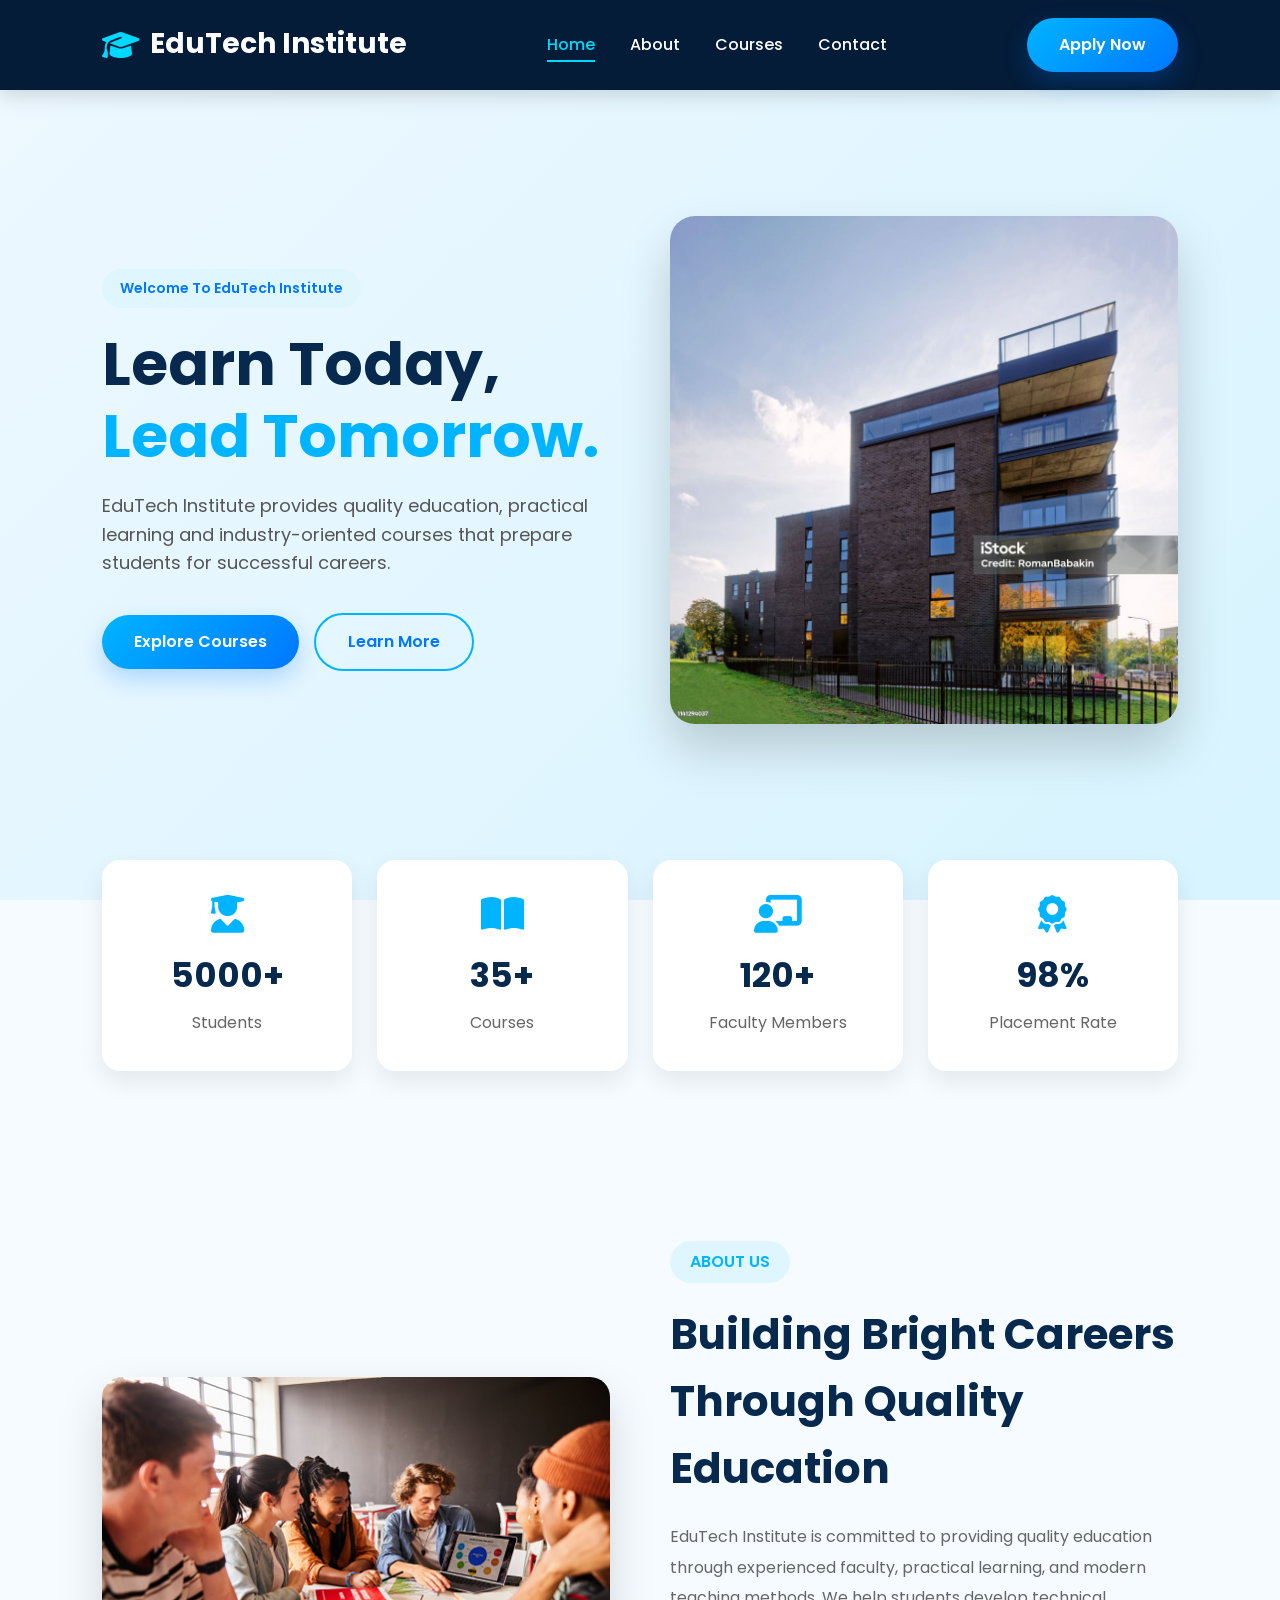
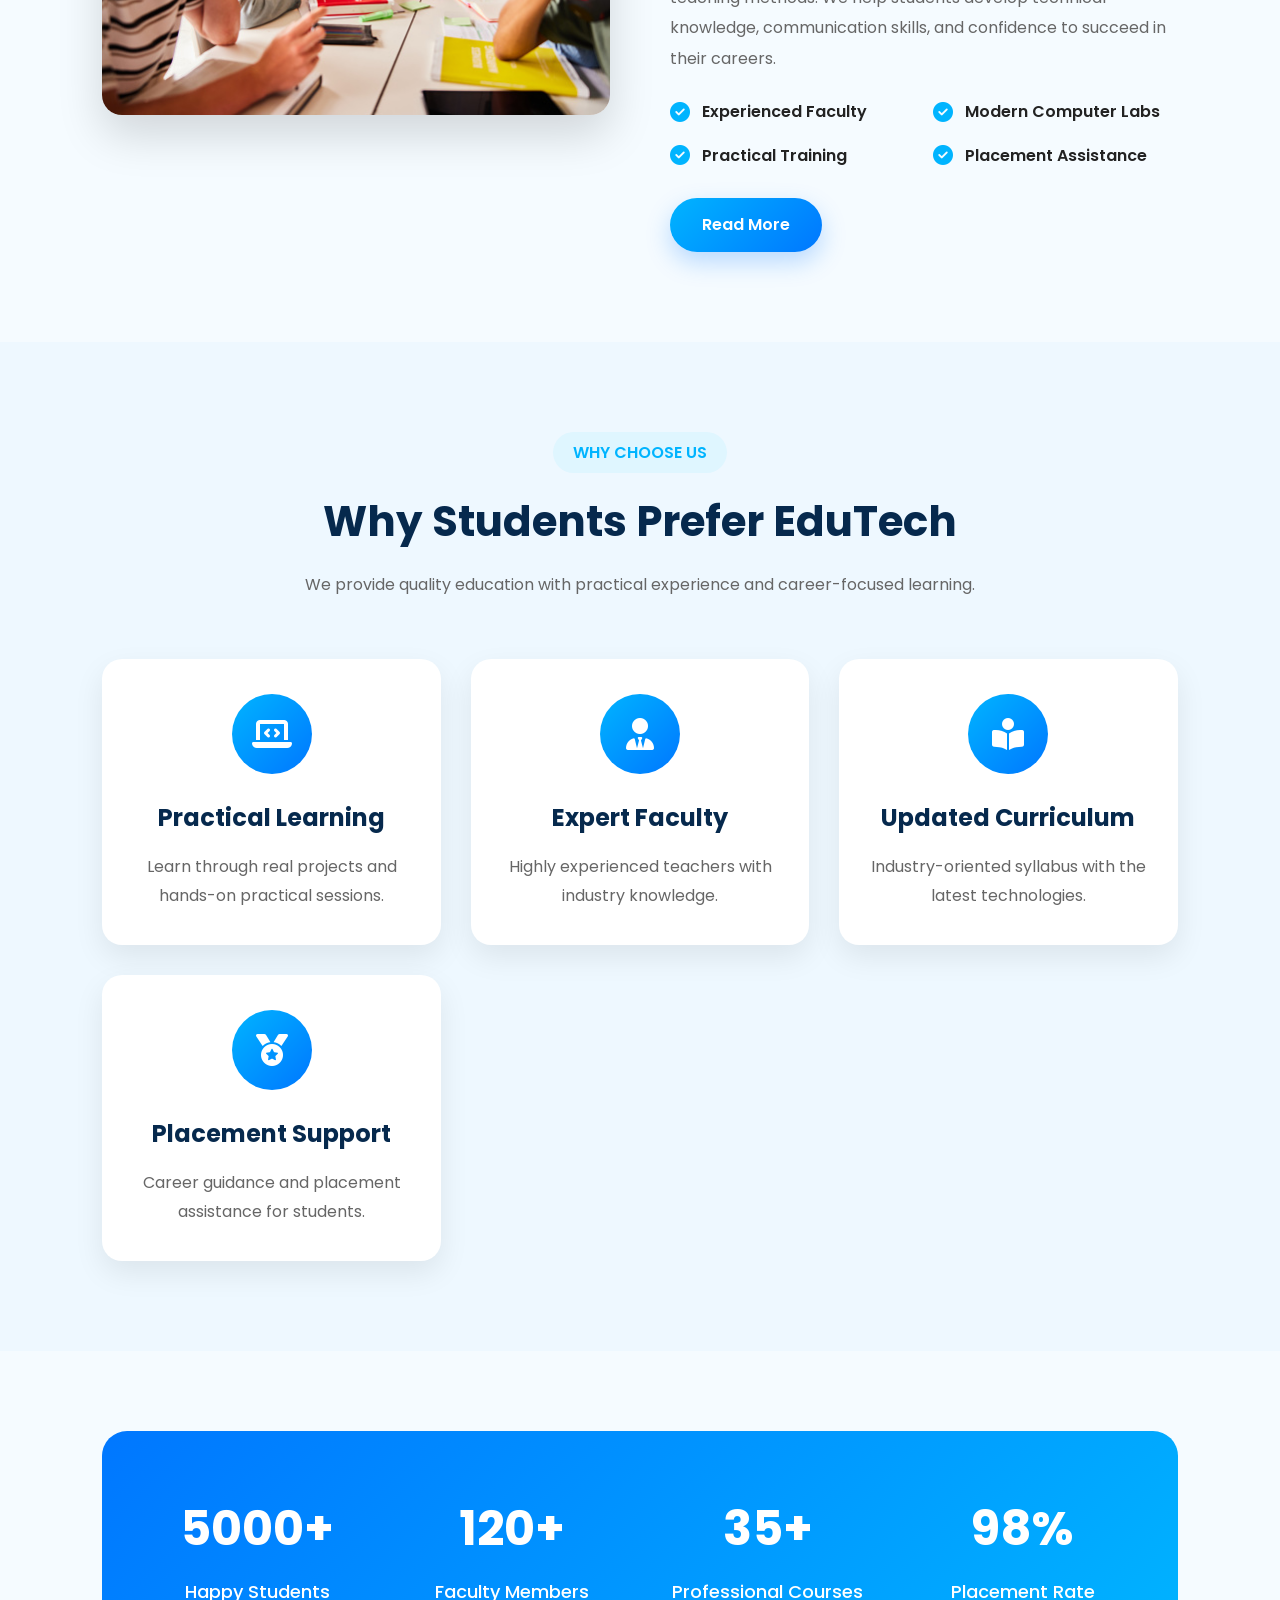
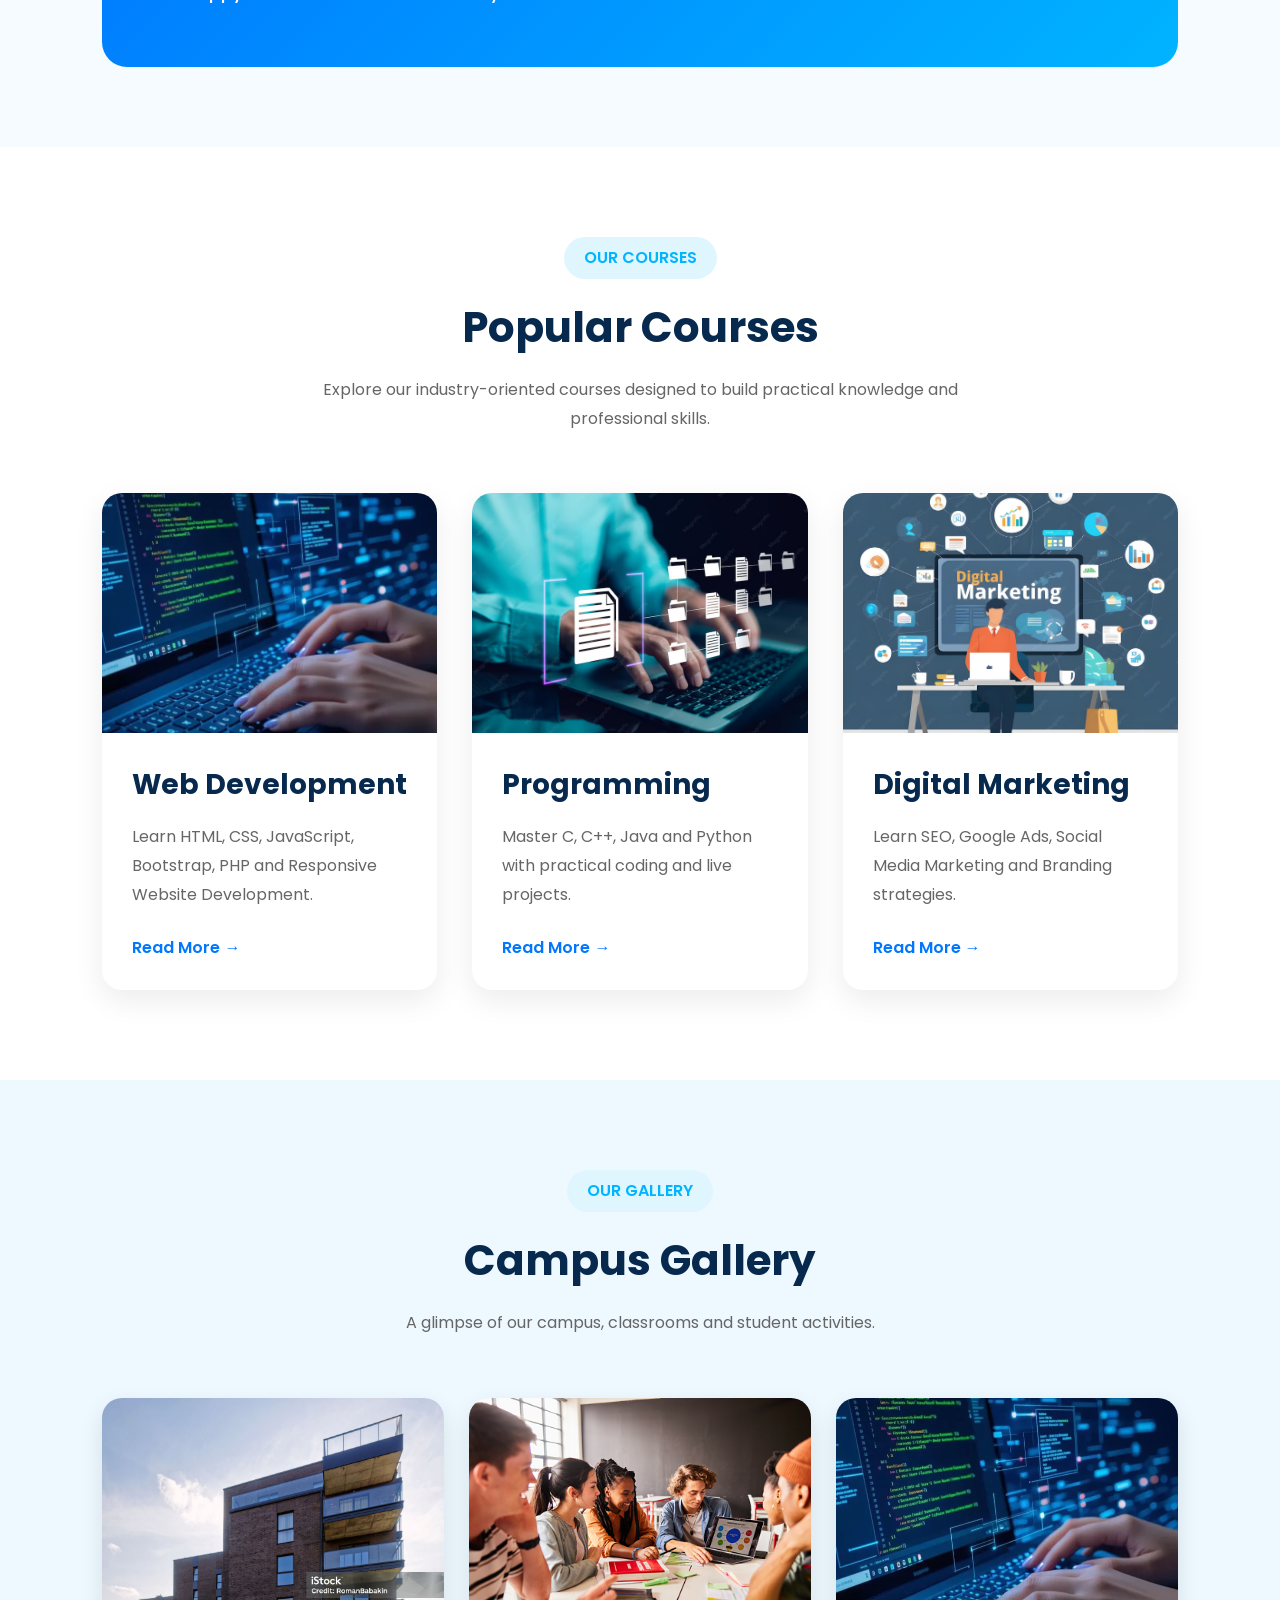
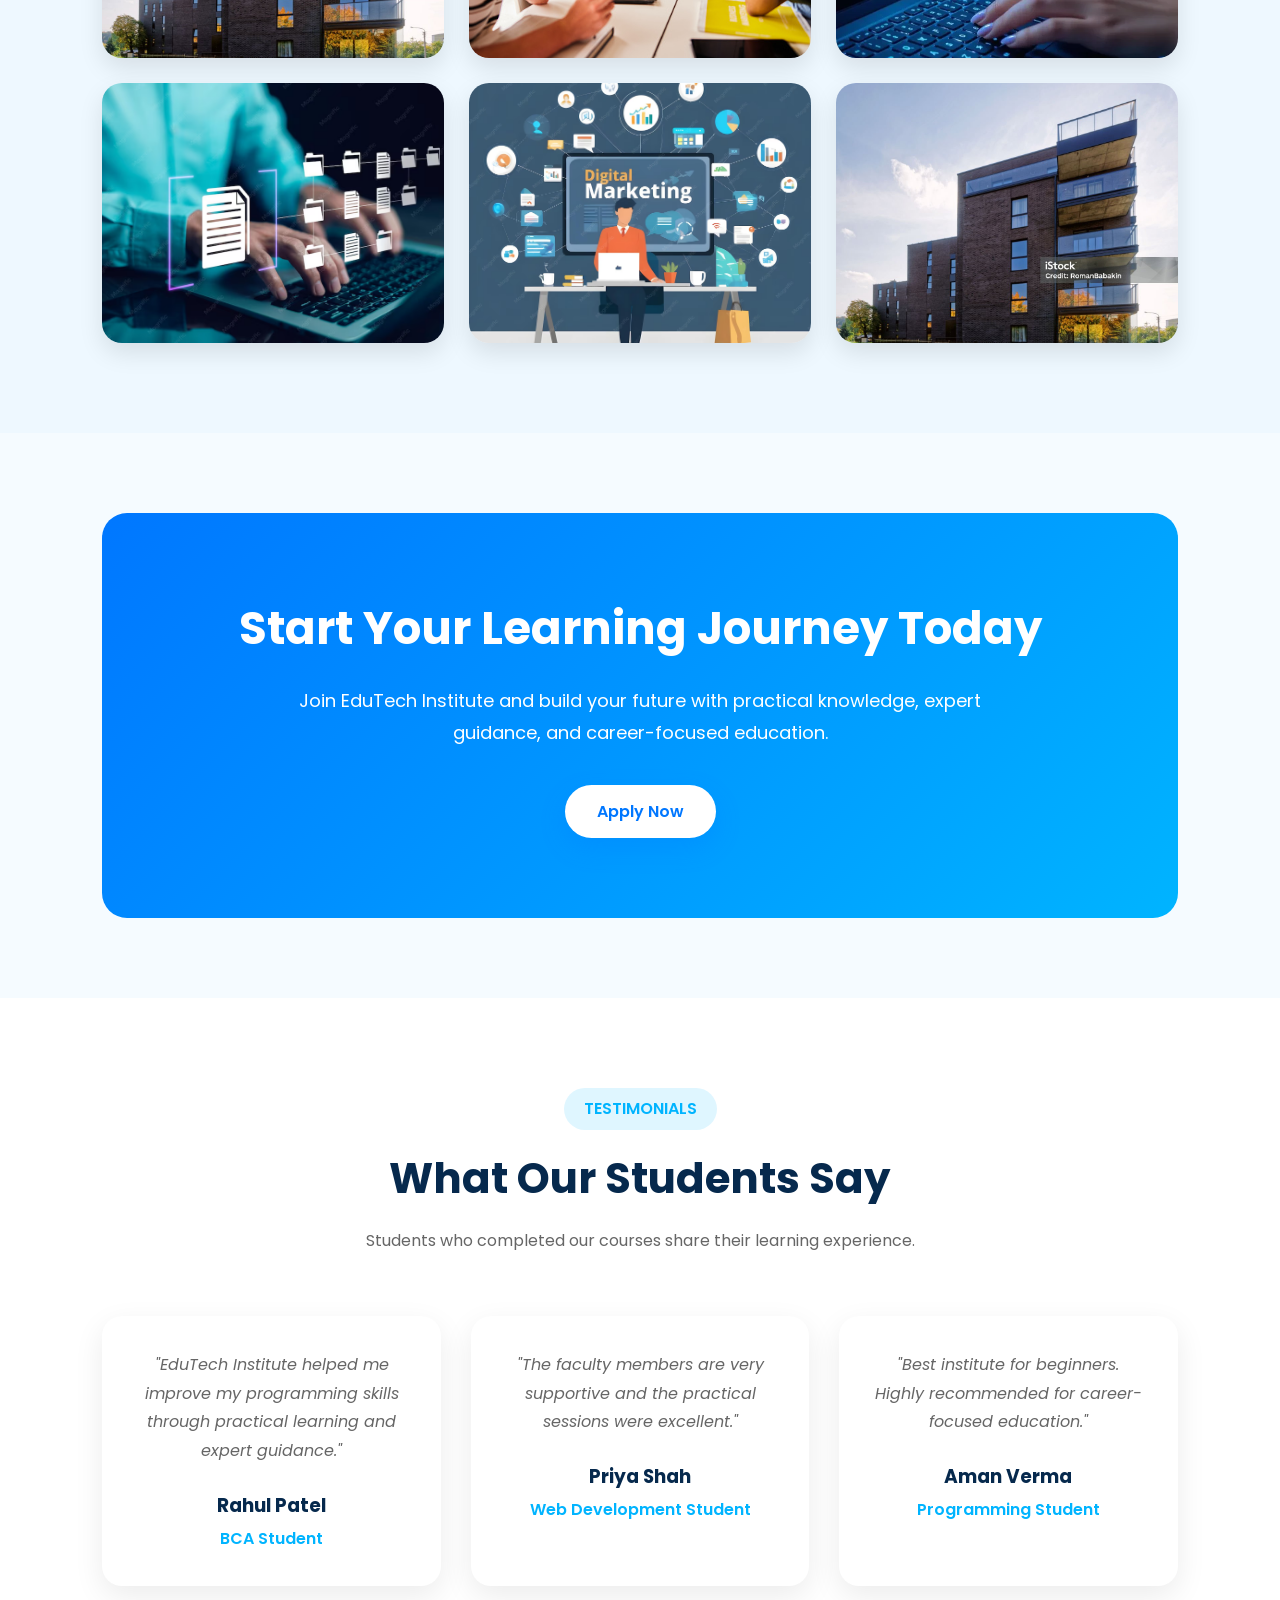
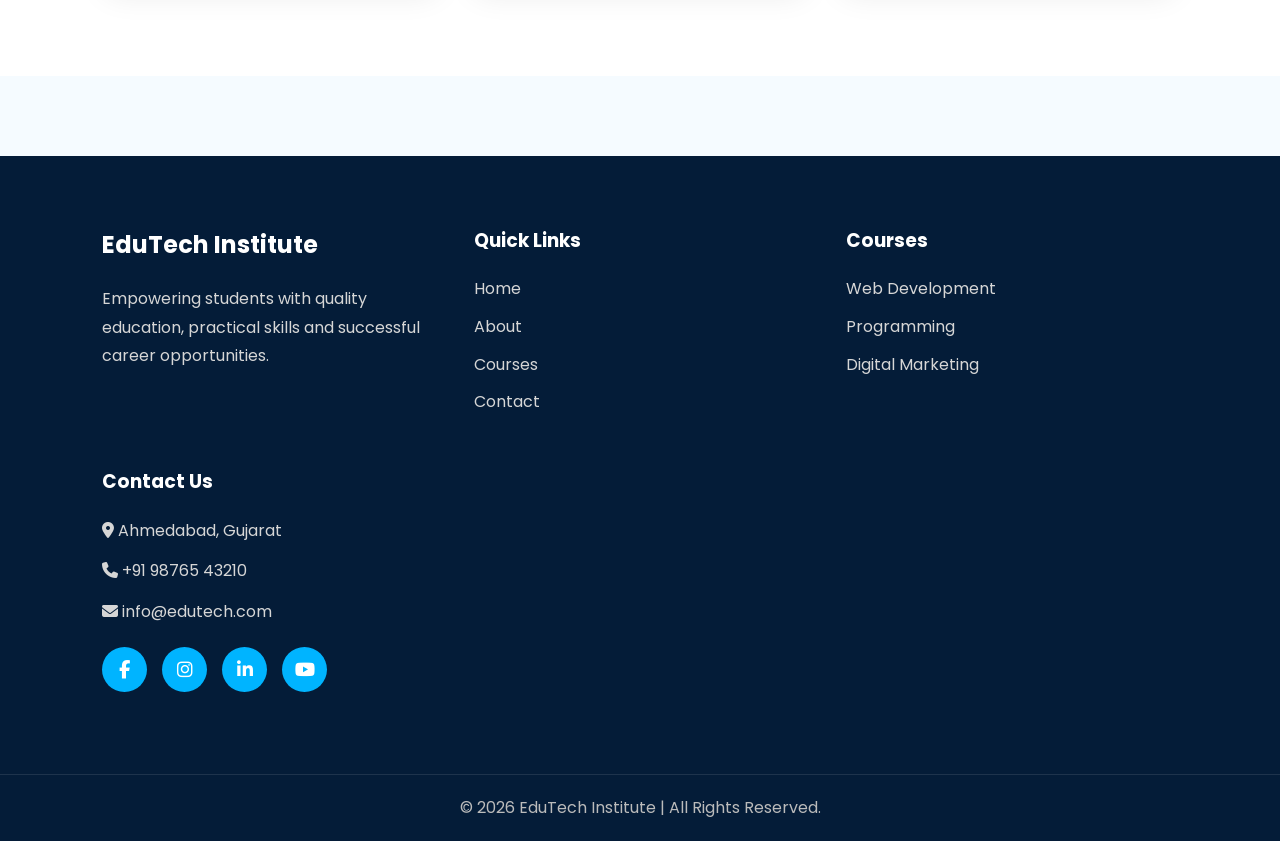
<file: index.html>
<!DOCTYPE html>
<html lang="en">

<head>

    <meta charset="UTF-8">
    <meta name="viewport" content="width=device-width, initial-scale=1.0">

    <title>EduTech Institute</title>

    <link rel="stylesheet" href="style.css">

    <link href="https://fonts.googleapis.com/css2?family=Poppins:wght@300;400;500;600;700;800&display=swap"
        rel="stylesheet">

    <link rel="stylesheet"
        href="https://cdnjs.cloudflare.com/ajax/libs/font-awesome/6.7.2/css/all.min.css">

</head>

<body>

    <!--================== HEADER ==================-->

    <header>

        <nav class="navbar">

            <div class="logo">

                <i class="fa-solid fa-graduation-cap"></i>

                <h2>EduTech Institute</h2>

            </div>

            <ul class="nav-menu">

                <li><a href="index.html" class="active">Home</a></li>

                <li><a href="about.html">About</a></li>

                <li><a href="courses.html">Courses</a></li>

                <li><a href="contact.html">Contact</a></li>

            </ul>

            <a href="contact.html" class="btn">
                Apply Now
            </a>

        </nav>

    </header>



    <!--================== HERO ==================-->

    <section class="hero">

        <div class="hero-content">

            <span class="tagline">

                Welcome To EduTech Institute

            </span>

            <h1>

                Learn Today,

                <span>Lead Tomorrow.</span>

            </h1>

            <p>

                EduTech Institute provides quality education,
                practical learning and industry-oriented courses
                that prepare students for successful careers.

            </p>

            <div class="hero-btns">

                <a href="courses.html" class="btn">

                    Explore Courses

                </a>

                <a href="about.html" class="btn-outline">

                    Learn More

                </a>

            </div>

        </div>



        <div class="hero-image">

            <img src="hero.jpg" alt="Institute Building">

        </div>

    </section>



    <!--================== INFO SECTION ==================-->

    <section class="info-strip">

        <div class="info-box">

            <i class="fa-solid fa-user-graduate"></i>

            <h3>5000+</h3>

            <p>Students</p>

        </div>

        <div class="info-box">

            <i class="fa-solid fa-book-open"></i>

            <h3>35+</h3>

            <p>Courses</p>

        </div>

        <div class="info-box">

            <i class="fa-solid fa-chalkboard-user"></i>

            <h3>120+</h3>

            <p>Faculty Members</p>

        </div>

        <div class="info-box">

            <i class="fa-solid fa-award"></i>

            <h3>98%</h3>

            <p>Placement Rate</p>

        </div>

    </section>

        <!--==================== ABOUT ====================-->

    <section class="about">

        <div class="about-image">

            <img src="image2.jpg" alt="Students">

        </div>

        <div class="about-content">

            <span class="section-tag">

                ABOUT US

            </span>

            <h2>

                Building Bright Careers Through Quality Education

            </h2>

            <p>

                EduTech Institute is committed to providing
                quality education through experienced faculty,
                practical learning, and modern teaching methods.
                We help students develop technical knowledge,
                communication skills, and confidence to succeed
                in their careers.

            </p>

            <div class="about-list">

                <div>

                    <i class="fa-solid fa-circle-check"></i>

                    Experienced Faculty

                </div>

                <div>

                    <i class="fa-solid fa-circle-check"></i>

                    Modern Computer Labs

                </div>

                <div>

                    <i class="fa-solid fa-circle-check"></i>

                    Practical Training

                </div>

                <div>

                    <i class="fa-solid fa-circle-check"></i>

                    Placement Assistance

                </div>

            </div>

            <a href="about.html" class="btn">

                Read More

            </a>

        </div>

    </section>



    <!--==================== WHY CHOOSE US ====================-->

    <section class="features">

        <div class="section-title">

            <span>

                WHY CHOOSE US

            </span>

            <h2>

                Why Students Prefer EduTech

            </h2>

            <p>

                We provide quality education with practical
                experience and career-focused learning.

            </p>

        </div>



        <div class="feature-container">

            <div class="feature-card">

                <i class="fa-solid fa-laptop-code"></i>

                <h3>

                    Practical Learning

                </h3>

                <p>

                    Learn through real projects and hands-on
                    practical sessions.

                </p>

            </div>



            <div class="feature-card">

                <i class="fa-solid fa-user-tie"></i>

                <h3>

                    Expert Faculty

                </h3>

                <p>

                    Highly experienced teachers with
                    industry knowledge.

                </p>

            </div>



            <div class="feature-card">

                <i class="fa-solid fa-book-open-reader"></i>

                <h3>

                    Updated Curriculum

                </h3>

                <p>

                    Industry-oriented syllabus with
                    the latest technologies.

                </p>

            </div>



            <div class="feature-card">

                <i class="fa-solid fa-medal"></i>

                <h3>

                    Placement Support

                </h3>

                <p>

                    Career guidance and placement
                    assistance for students.

                </p>

            </div>

        </div>

    </section>



    <!--==================== COUNTER ====================-->

    <section class="counter">

        <div class="counter-box">

            <h2>5000+</h2>

            <p>Happy Students</p>

        </div>

        <div class="counter-box">

            <h2>120+</h2>

            <p>Faculty Members</p>

        </div>

        <div class="counter-box">

            <h2>35+</h2>

            <p>Professional Courses</p>

        </div>

        <div class="counter-box">

            <h2>98%</h2>

            <p>Placement Rate</p>

        </div>

    </section>

        <!--==================== COURSES ====================-->

    <section class="courses">

        <div class="section-title">

            <span>OUR COURSES</span>

            <h2>Popular Courses</h2>

            <p>

                Explore our industry-oriented courses designed
                to build practical knowledge and professional skills.

            </p>

        </div>

        <div class="course-container">

            <!-- Course 1 -->

            <div class="course-card">

                <img src="image3.webp" alt="Web Development">

                <div class="course-content">

                    <h3>Web Development</h3>

                    <p>

                        Learn HTML, CSS, JavaScript, Bootstrap,
                        PHP and Responsive Website Development.

                    </p>

                    <a href="courses.html" class="course-btn">

                        Read More →

                    </a>

                </div>

            </div>



            <!-- Course 2 -->

            <div class="course-card">

                <img src="image4.avif" alt="Programming">

                <div class="course-content">

                    <h3>Programming</h3>

                    <p>

                        Master C, C++, Java and Python with
                        practical coding and live projects.

                    </p>

                    <a href="courses.html" class="course-btn">

                        Read More →

                    </a>

                </div>

            </div>



            <!-- Course 3 -->

            <div class="course-card">

                <img src="image5.avif" alt="Digital Marketing">

                <div class="course-content">

                    <h3>Digital Marketing</h3>

                    <p>

                        Learn SEO, Google Ads, Social Media
                        Marketing and Branding strategies.

                    </p>

                    <a href="courses.html" class="course-btn">

                        Read More →

                    </a>

                </div>

            </div>

        </div>

    </section>



    <!--==================== GALLERY ====================-->

    <section class="gallery">

        <div class="section-title">

            <span>OUR GALLERY</span>

            <h2>Campus Gallery</h2>

            <p>

                A glimpse of our campus, classrooms and student activities.

            </p>

        </div>

        <div class="gallery-container">

            <div class="gallery-item">

                <img src="hero.jpg" alt="Campus">

            </div>

            <div class="gallery-item">

                <img src="image2.jpg" alt="Students">

            </div>

            <div class="gallery-item">

                <img src="image3.webp" alt="Coding">

            </div>

            <div class="gallery-item">

                <img src="image4.avif" alt="Programming">

            </div>

            <div class="gallery-item">

                <img src="image5.avif" alt="Learning">

            </div>

            <div class="gallery-item">

                <img src="hero.jpg" alt="Institute">

            </div>

        </div>

    </section>



    <!--==================== CALL TO ACTION ====================-->

    <section class="cta">

        <div class="cta-content">

            <h2>

                Start Your Learning Journey Today

            </h2>

            <p>

                Join EduTech Institute and build your future
                with practical knowledge, expert guidance,
                and career-focused education.

            </p>

            <a href="contact.html" class="btn">

                Apply Now

            </a>

        </div>

    </section>

        <!--==================== TESTIMONIAL ====================-->

    <section class="testimonial">

        <div class="section-title">

            <span>TESTIMONIALS</span>

            <h2>What Our Students Say</h2>

            <p>

                Students who completed our courses
                share their learning experience.

            </p>

        </div>

        <div class="testimonial-container">

            <div class="testimonial-card">

                <p>

                    "EduTech Institute helped me improve my
                    programming skills through practical
                    learning and expert guidance."

                </p>

                <h3>Rahul Patel</h3>

                <span>BCA Student</span>

            </div>

            <div class="testimonial-card">

                <p>

                    "The faculty members are very supportive
                    and the practical sessions were excellent."

                </p>

                <h3>Priya Shah</h3>

                <span>Web Development Student</span>

            </div>

            <div class="testimonial-card">

                <p>

                    "Best institute for beginners.
                    Highly recommended for career-focused
                    education."

                </p>

                <h3>Aman Verma</h3>

                <span>Programming Student</span>

            </div>

        </div>

    </section>



    <!--==================== FOOTER ====================-->

    <footer>

        <div class="footer-container">

            <div class="footer-col">

                <h2>EduTech Institute</h2>

                <p>

                    Empowering students with quality
                    education, practical skills and
                    successful career opportunities.

                </p>

            </div>



            <div class="footer-col">

                <h3>Quick Links</h3>

                <a href="index.html">Home</a>

                <a href="about.html">About</a>

                <a href="courses.html">Courses</a>

                <a href="contact.html">Contact</a>

            </div>



            <div class="footer-col">

                <h3>Courses</h3>

                <a href="#">Web Development</a>

                <a href="#">Programming</a>

                <a href="#">Digital Marketing</a>

            </div>



            <div class="footer-col">

                <h3>Contact Us</h3>

                <p>

                    <i class="fa-solid fa-location-dot"></i>

                    Ahmedabad, Gujarat

                </p>

                <p>

                    <i class="fa-solid fa-phone"></i>

                    +91 98765 43210

                </p>

                <p>

                    <i class="fa-solid fa-envelope"></i>

                    info@edutech.com

                </p>

                <div class="social-icons">

                    <a href="#"><i class="fab fa-facebook-f"></i></a>

                    <a href="#"><i class="fab fa-instagram"></i></a>

                    <a href="#"><i class="fab fa-linkedin-in"></i></a>

                    <a href="#"><i class="fab fa-youtube"></i></a>

                </div>

            </div>

        </div>

        <div class="footer-bottom">

            <p>

                © 2026 EduTech Institute | All Rights Reserved.

            </p>

        </div>

    </footer>

</body>

</html>
</file>
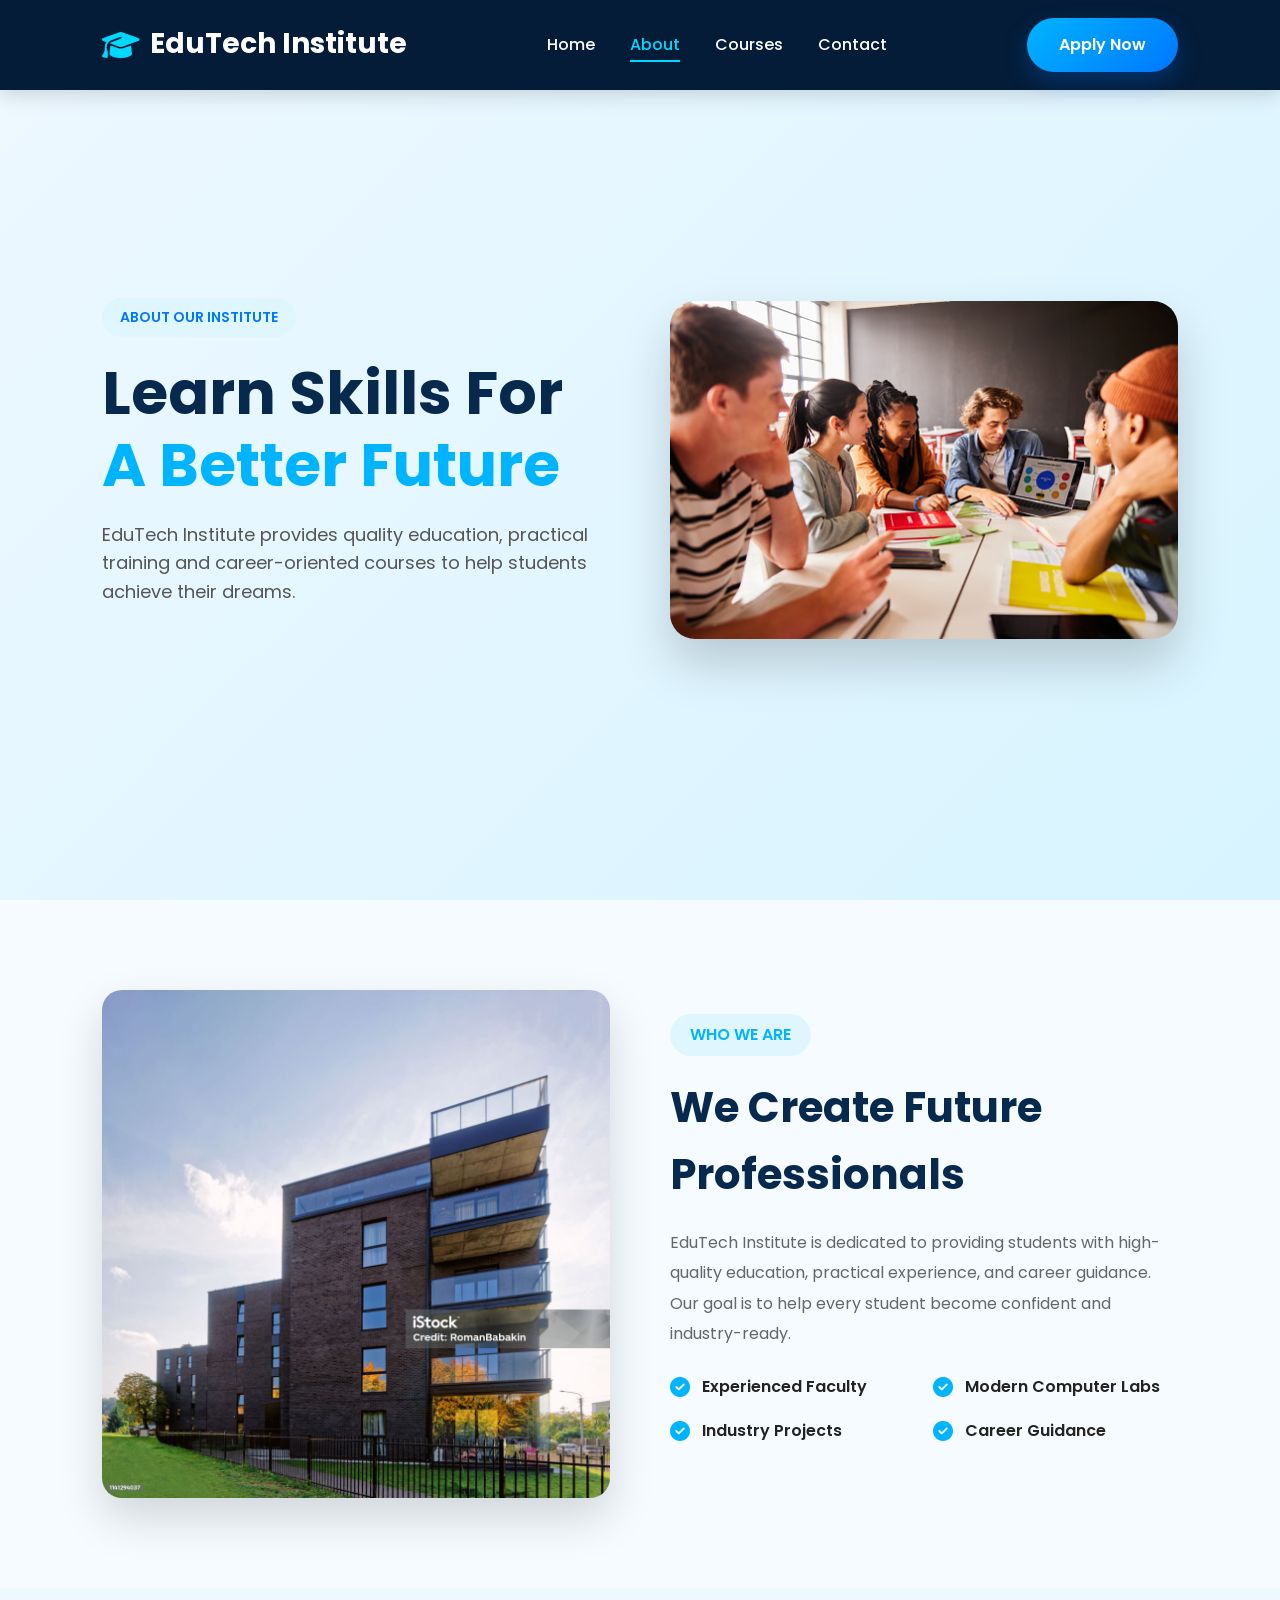
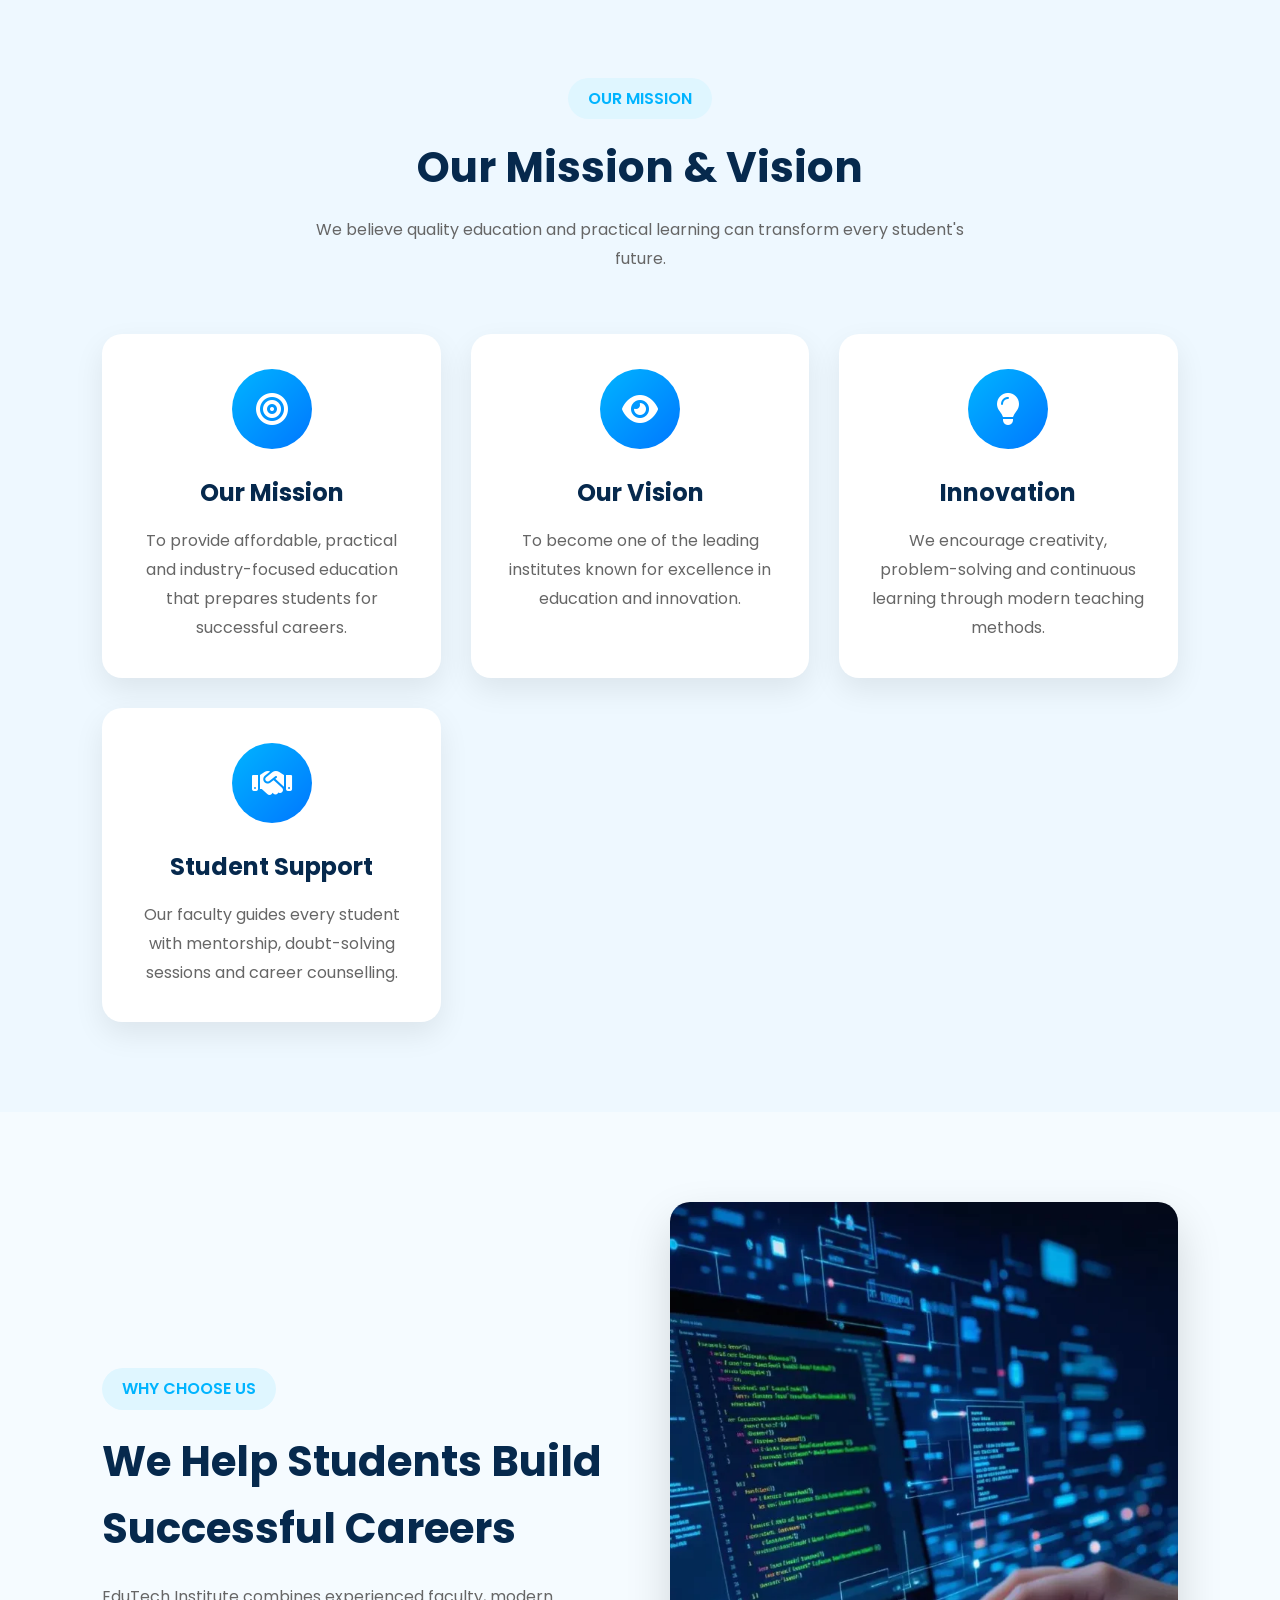
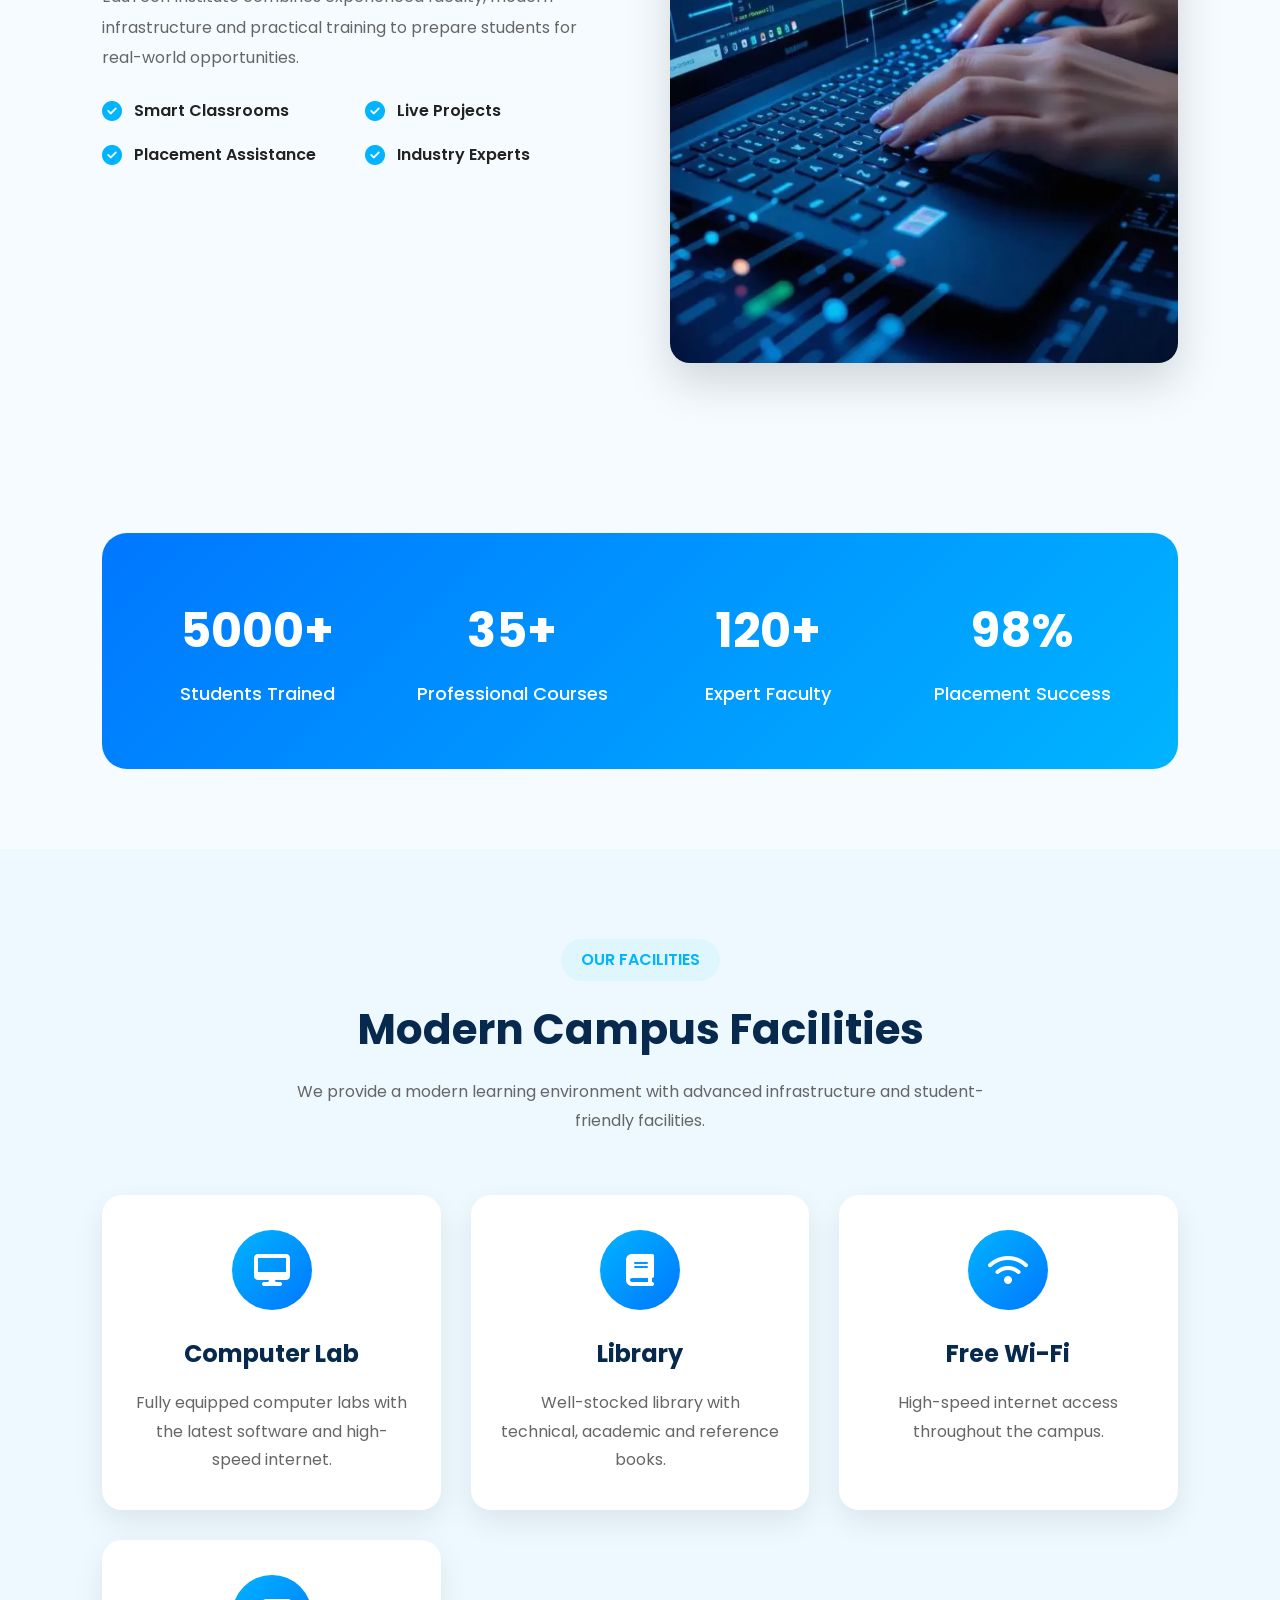
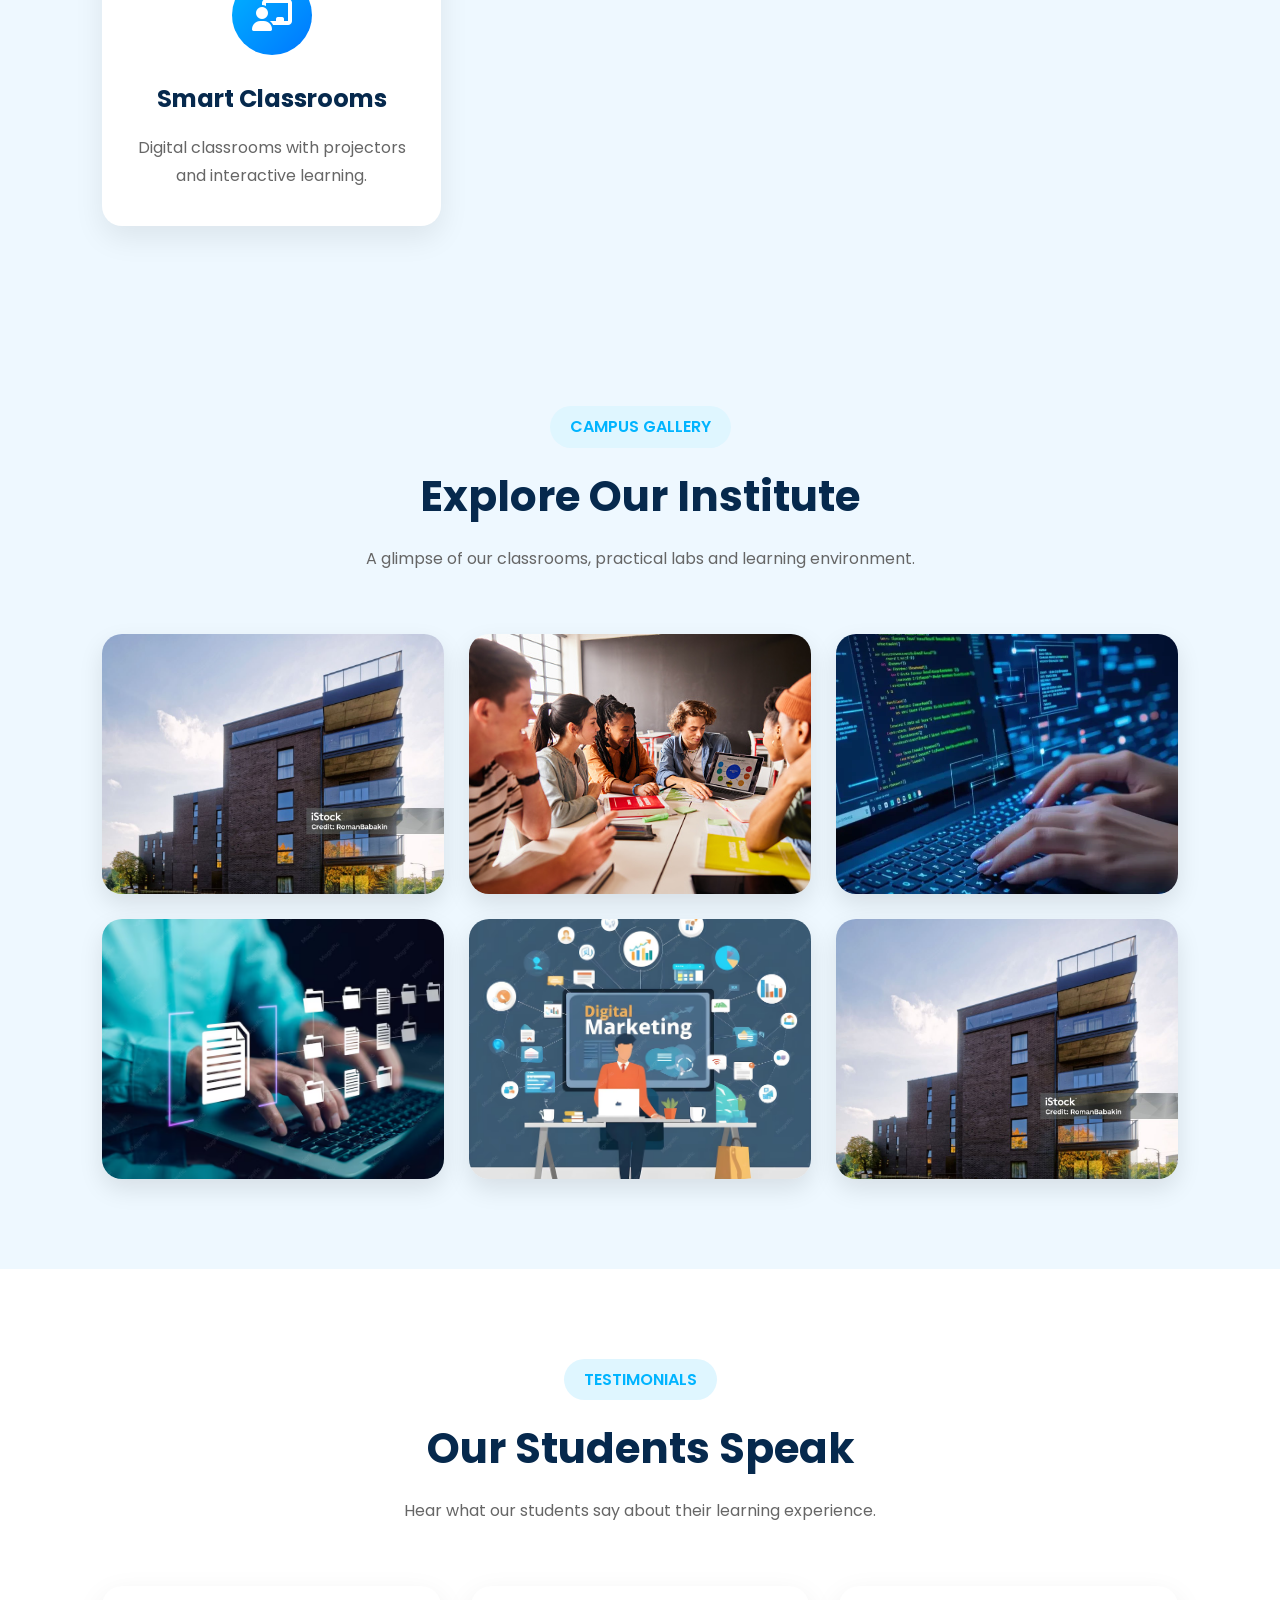
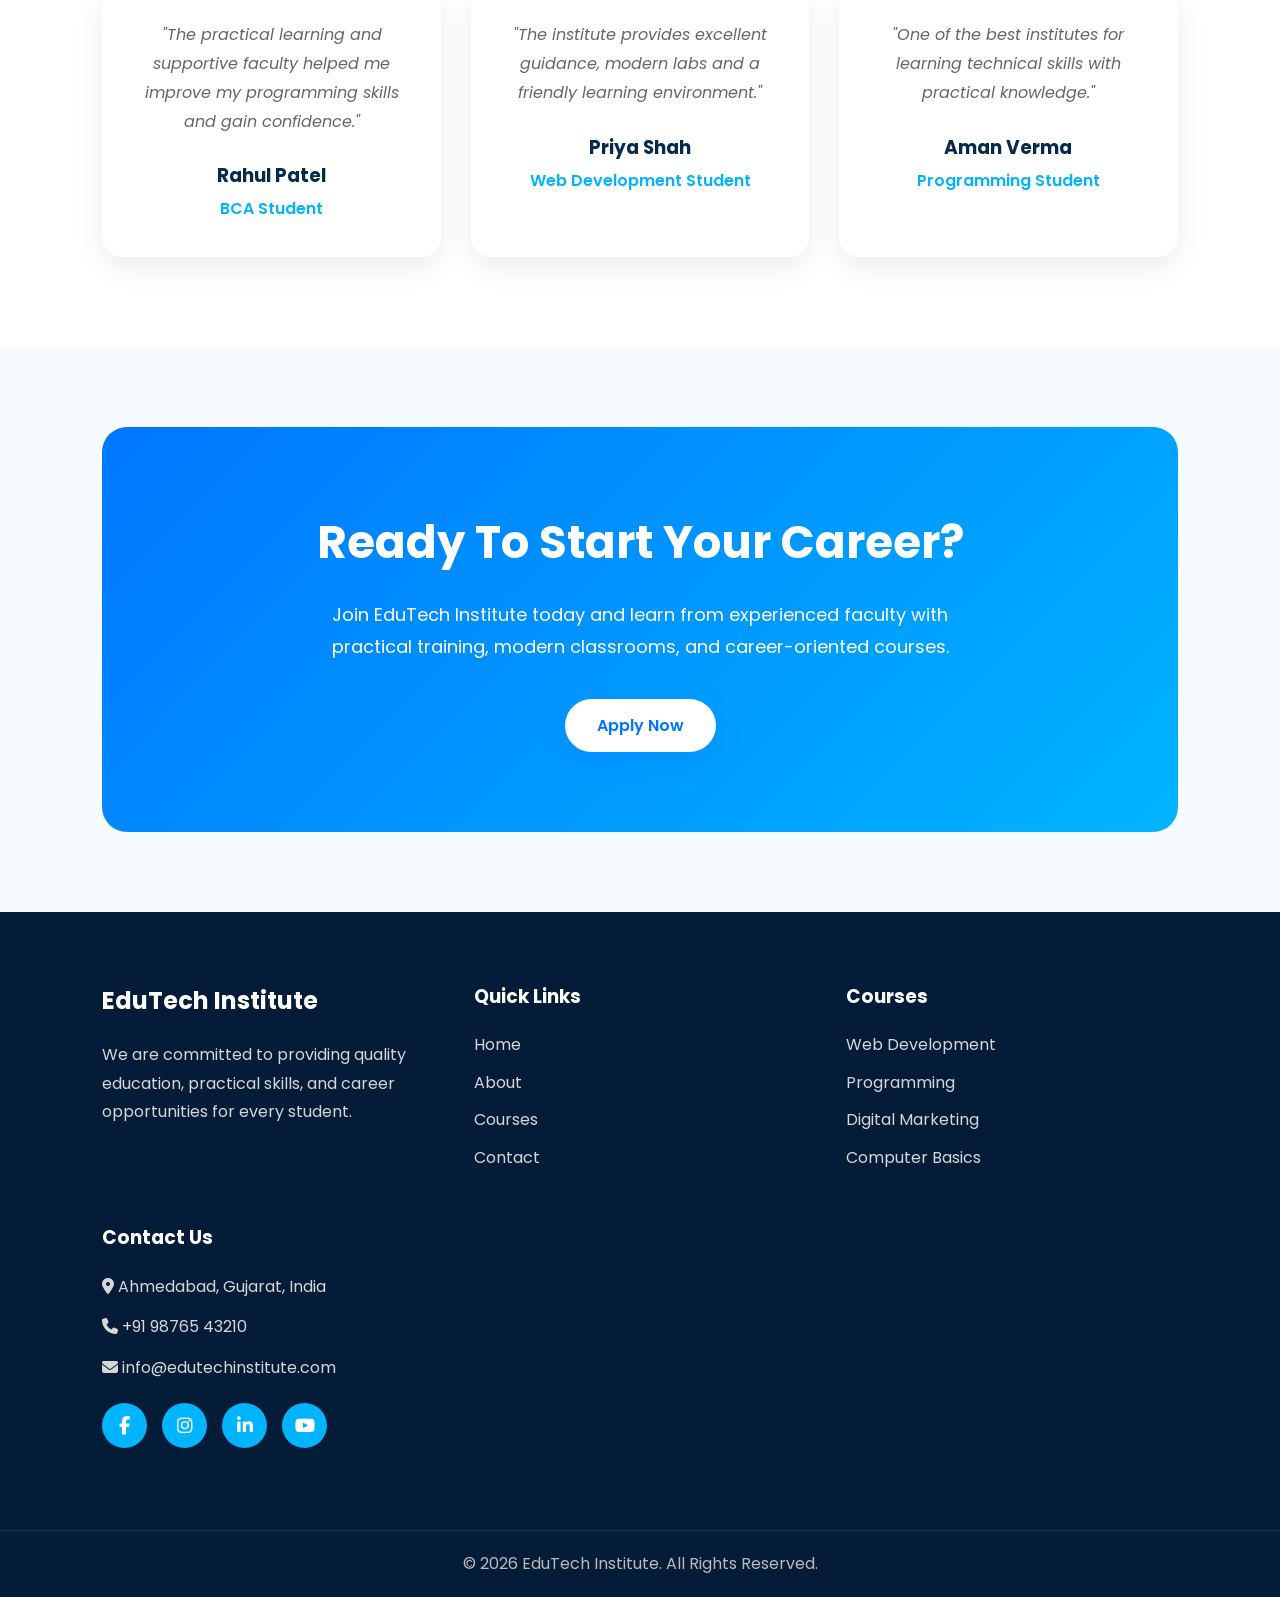
<file: about.html>
<!DOCTYPE html>
<html lang="en">

<head>

    <meta charset="UTF-8">
    <meta name="viewport" content="width=device-width, initial-scale=1.0">

    <title>About | EduTech Institute</title>

    <link rel="stylesheet" href="style.css">

    <link href="https://fonts.googleapis.com/css2?family=Poppins:wght@300;400;500;600;700;800&display=swap" rel="stylesheet">

    <link rel="stylesheet"
        href="https://cdnjs.cloudflare.com/ajax/libs/font-awesome/6.7.2/css/all.min.css">

</head>

<body>

<!--================ HEADER =================-->

<header>

    <nav class="navbar">

        <div class="logo">

            <i class="fa-solid fa-graduation-cap"></i>

            <h2>EduTech Institute</h2>

        </div>

        <ul class="nav-menu">

            <li><a href="index.html">Home</a></li>

            <li><a href="about.html" class="active">About</a></li>

            <li><a href="courses.html">Courses</a></li>

            <li><a href="contact.html">Contact</a></li>

        </ul>

        <a href="contact.html" class="btn">Apply Now</a>

    </nav>

</header>

<!--================ PAGE BANNER =================-->

<section class="hero">

    <div class="hero-content">

        <span class="tagline">

            ABOUT OUR INSTITUTE

        </span>

        <h1>

            Learn Skills For

            <span>A Better Future</span>

        </h1>

        <p>

            EduTech Institute provides quality education,
            practical training and career-oriented courses
            to help students achieve their dreams.

        </p>

    </div>

    <div class="hero-image">

        <img src="image2.jpg" alt="Students">

    </div>

</section>

<!--================ ABOUT =================-->

<section class="about">

    <div class="about-image">

        <img src="hero.jpg" alt="Institute">

    </div>

    <div class="about-content">

        <span class="section-tag">

            WHO WE ARE

        </span>

        <h2>

            We Create Future Professionals

        </h2>

        <p>

            EduTech Institute is dedicated to providing
            students with high-quality education,
            practical experience, and career guidance.
            Our goal is to help every student become
            confident and industry-ready.

        </p>

        <div class="about-list">

            <div>

                <i class="fa-solid fa-circle-check"></i>

                Experienced Faculty

            </div>

            <div>

                <i class="fa-solid fa-circle-check"></i>

                Modern Computer Labs

            </div>

            <div>

                <i class="fa-solid fa-circle-check"></i>

                Industry Projects

            </div>

            <div>

                <i class="fa-solid fa-circle-check"></i>

                Career Guidance

            </div>

        </div>

    </div>

</section>


<!--================ OUR MISSION =================-->

<section class="features">

    <div class="section-title">

        <span>OUR MISSION</span>

        <h2>Our Mission & Vision</h2>

        <p>

            We believe quality education and practical
            learning can transform every student's future.

        </p>

    </div>

    <div class="feature-container">

        <div class="feature-card">

            <i class="fa-solid fa-bullseye"></i>

            <h3>Our Mission</h3>

            <p>

                To provide affordable, practical and
                industry-focused education that prepares
                students for successful careers.

            </p>

        </div>

        <div class="feature-card">

            <i class="fa-solid fa-eye"></i>

            <h3>Our Vision</h3>

            <p>

                To become one of the leading institutes
                known for excellence in education and
                innovation.

            </p>

        </div>

        <div class="feature-card">

            <i class="fa-solid fa-lightbulb"></i>

            <h3>Innovation</h3>

            <p>

                We encourage creativity, problem-solving
                and continuous learning through modern
                teaching methods.

            </p>

        </div>

        <div class="feature-card">

            <i class="fa-solid fa-handshake"></i>

            <h3>Student Support</h3>

            <p>

                Our faculty guides every student with
                mentorship, doubt-solving sessions and
                career counselling.

            </p>

        </div>

    </div>

</section>



<!--================ WHY CHOOSE US =================-->

<section class="about">

    <div class="about-content">

        <span class="section-tag">

            WHY CHOOSE US

        </span>

        <h2>

            We Help Students Build Successful Careers

        </h2>

        <p>

            EduTech Institute combines experienced
            faculty, modern infrastructure and practical
            training to prepare students for real-world
            opportunities.

        </p>

        <div class="about-list">

            <div>

                <i class="fa-solid fa-circle-check"></i>

                Smart Classrooms

            </div>

            <div>

                <i class="fa-solid fa-circle-check"></i>

                Live Projects

            </div>

            <div>

                <i class="fa-solid fa-circle-check"></i>

                Placement Assistance

            </div>

            <div>

                <i class="fa-solid fa-circle-check"></i>

                Industry Experts

            </div>

        </div>

    </div>

    <div class="about-image">

        <img src="image3.webp" alt="Programming">

    </div>

</section>



<!--================ COUNTER =================-->

<section class="counter">

    <div class="counter-box">

        <h2>5000+</h2>

        <p>Students Trained</p>

    </div>

    <div class="counter-box">

        <h2>35+</h2>

        <p>Professional Courses</p>

    </div>

    <div class="counter-box">

        <h2>120+</h2>

        <p>Expert Faculty</p>

    </div>

    <div class="counter-box">

        <h2>98%</h2>

        <p>Placement Success</p>

    </div>

</section>

<!--==================== OUR FACILITIES ====================-->

<section class="features">

    <div class="section-title">

        <span>OUR FACILITIES</span>

        <h2>Modern Campus Facilities</h2>

        <p>

            We provide a modern learning environment
            with advanced infrastructure and student-friendly facilities.

        </p>

    </div>

    <div class="feature-container">

        <div class="feature-card">

            <i class="fa-solid fa-desktop"></i>

            <h3>Computer Lab</h3>

            <p>

                Fully equipped computer labs with
                the latest software and high-speed internet.

            </p>

        </div>

        <div class="feature-card">

            <i class="fa-solid fa-book"></i>

            <h3>Library</h3>

            <p>

                Well-stocked library with technical,
                academic and reference books.

            </p>

        </div>

        <div class="feature-card">

            <i class="fa-solid fa-wifi"></i>

            <h3>Free Wi-Fi</h3>

            <p>

                High-speed internet access
                throughout the campus.

            </p>

        </div>

        <div class="feature-card">

            <i class="fa-solid fa-chalkboard-user"></i>

            <h3>Smart Classrooms</h3>

            <p>

                Digital classrooms with projectors
                and interactive learning.

            </p>

        </div>

    </div>

</section>



<!--==================== GALLERY ====================-->

<section class="gallery">

    <div class="section-title">

        <span>CAMPUS GALLERY</span>

        <h2>Explore Our Institute</h2>

        <p>

            A glimpse of our classrooms,
            practical labs and learning environment.

        </p>

    </div>

    <div class="gallery-container">

        <div class="gallery-item">

            <img src="hero.jpg" alt="Institute Building">

        </div>

        <div class="gallery-item">

            <img src="image2.jpg" alt="Students">

        </div>

        <div class="gallery-item">

            <img src="image3.webp" alt="Programming">

        </div>

        <div class="gallery-item">

            <img src="image4.avif" alt="Computer Lab">

        </div>

        <div class="gallery-item">

            <img src="image5.avif" alt="Training">

        </div>

        <div class="gallery-item">

            <img src="hero.jpg" alt="Campus">

        </div>

    </div>

</section>



<!--==================== STUDENT TESTIMONIALS ====================-->

<section class="testimonial">

    <div class="section-title">

        <span>TESTIMONIALS</span>

        <h2>Our Students Speak</h2>

        <p>

            Hear what our students say
            about their learning experience.

        </p>

    </div>

    <div class="testimonial-container">

        <div class="testimonial-card">

            <p>

                "The practical learning and supportive faculty
                helped me improve my programming skills
                and gain confidence."

            </p>

            <h3>Rahul Patel</h3>

            <span>BCA Student</span>

        </div>

        <div class="testimonial-card">

            <p>

                "The institute provides excellent guidance,
                modern labs and a friendly learning environment."

            </p>

            <h3>Priya Shah</h3>

            <span>Web Development Student</span>

        </div>

        <div class="testimonial-card">

            <p>

                "One of the best institutes for learning
                technical skills with practical knowledge."

            </p>

            <h3>Aman Verma</h3>

            <span>Programming Student</span>

        </div>

    </div>

</section>
<!--==================== CALL TO ACTION ====================-->

<section class="cta">

    <div class="cta-content">

        <h2>

            Ready To Start Your Career?

        </h2>

        <p>

            Join EduTech Institute today and learn from experienced
            faculty with practical training, modern classrooms,
            and career-oriented courses.

        </p>

        <a href="contact.html" class="btn">

            Apply Now

        </a>

    </div>

</section>



<!--==================== FOOTER ====================-->

<footer>

    <div class="footer-container">

        <div class="footer-col">

            <h2>EduTech Institute</h2>

            <p>

                We are committed to providing quality education,
                practical skills, and career opportunities for
                every student.

            </p>

        </div>



        <div class="footer-col">

            <h3>Quick Links</h3>

            <a href="index.html">Home</a>

            <a href="about.html">About</a>

            <a href="courses.html">Courses</a>

            <a href="contact.html">Contact</a>

        </div>



        <div class="footer-col">

            <h3>Courses</h3>

            <a href="#">Web Development</a>

            <a href="#">Programming</a>

            <a href="#">Digital Marketing</a>

            <a href="#">Computer Basics</a>

        </div>



        <div class="footer-col">

            <h3>Contact Us</h3>

            <p>

                <i class="fa-solid fa-location-dot"></i>

                Ahmedabad, Gujarat, India

            </p>

            <p>

                <i class="fa-solid fa-phone"></i>

                +91 98765 43210

            </p>

            <p>

                <i class="fa-solid fa-envelope"></i>

                info@edutechinstitute.com

            </p>

            <div class="social-icons">

                <a href="#"><i class="fab fa-facebook-f"></i></a>

                <a href="#"><i class="fab fa-instagram"></i></a>

                <a href="#"><i class="fab fa-linkedin-in"></i></a>

                <a href="#"><i class="fab fa-youtube"></i></a>

            </div>

        </div>

    </div>



    <div class="footer-bottom">

        <p>

            © 2026 EduTech Institute. All Rights Reserved.

        </p>

    </div>

</footer>

</body>

</html>
</file>
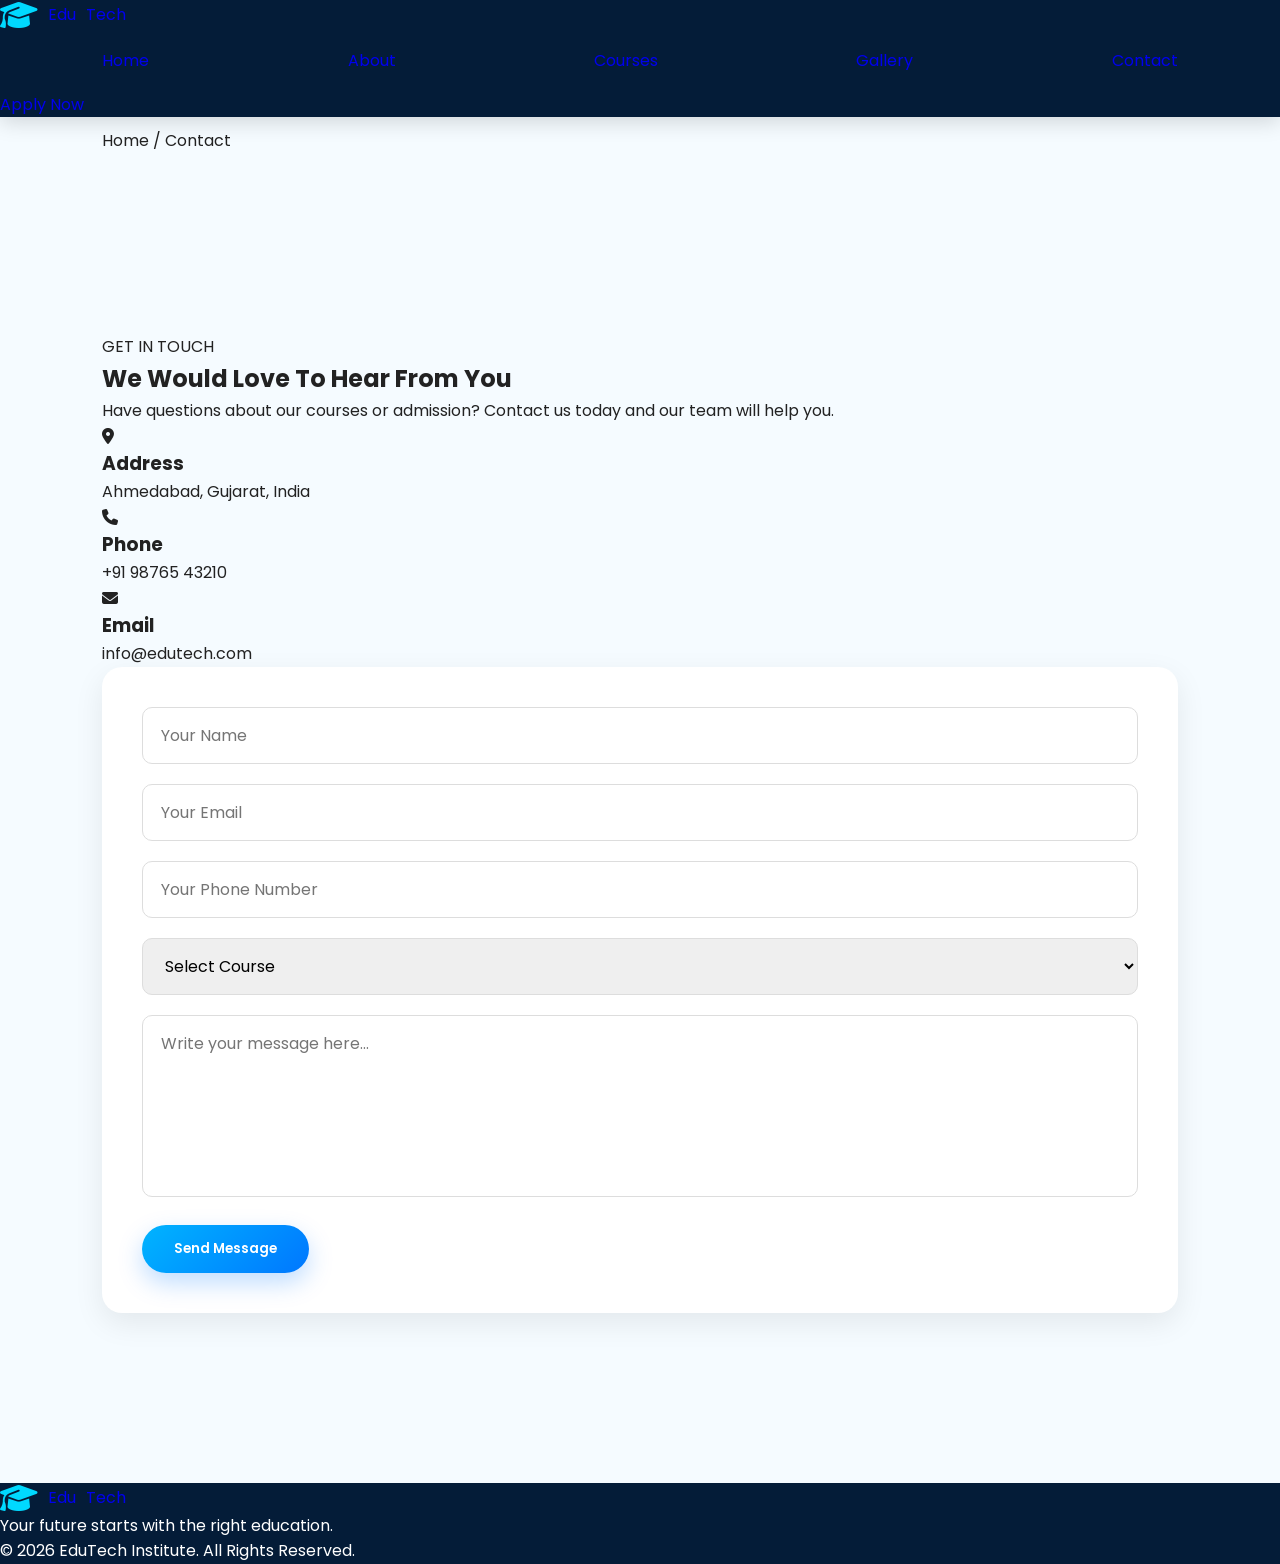
<file: contact.html>
<!DOCTYPE html>
<html lang="en">

<head>

    <meta charset="UTF-8">
    <meta name="viewport" content="width=device-width, initial-scale=1.0">

    <title>EduTech Institute | Contact</title>

    <link rel="stylesheet" href="style.css">

    <link rel="stylesheet"
        href="https://cdnjs.cloudflare.com/ajax/libs/font-awesome/6.5.2/css/all.min.css">

</head>

<body>


    <!-- NAVBAR -->

    <header class="header">

        <a href="index.html" class="logo">
            <i class="fa-solid fa-graduation-cap"></i>
            Edu<span>Tech</span>
        </a>

        <nav class="navbar">

            <a href="index.html">Home</a>
            <a href="about.html">About</a>
            <a href="courses.html">Courses</a>
            <a href="gallery.html">Gallery</a>
            <a href="contact.html" class="active">Contact</a>

        </nav>

        <a href="contact.html" class="nav-btn">Apply Now</a>

    </header>


    <!-- BANNER -->

    <section class="page-banner">

        <h1>Contact <span>Us</span></h1>

        <p>
            Home / Contact
        </p>

    </section>


    <!-- CONTACT -->

    <section class="contact section">

        <div class="contact-info">

            <p class="small-title">
                GET IN TOUCH
            </p>

            <h2>
                We Would Love To
                <span>Hear From You</span>
            </h2>

            <p>
                Have questions about our courses or admission?
                Contact us today and our team will help you.
            </p>


            <div class="contact-box">

                <i class="fa-solid fa-location-dot"></i>

                <div>

                    <h3>Address</h3>

                    <p>
                        Ahmedabad, Gujarat, India
                    </p>

                </div>

            </div>


            <div class="contact-box">

                <i class="fa-solid fa-phone"></i>

                <div>

                    <h3>Phone</h3>

                    <p>
                        +91 98765 43210
                    </p>

                </div>

            </div>


            <div class="contact-box">

                <i class="fa-solid fa-envelope"></i>

                <div>

                    <h3>Email</h3>

                    <p>
                        info@edutech.com
                    </p>

                </div>

            </div>

        </div>


        <div class="contact-form">

            <form>

                <input type="text" placeholder="Your Name" required>

                <input type="email" placeholder="Your Email" required>

                <input type="tel" placeholder="Your Phone Number" required>

                <select required>

                    <option value="">Select Course</option>

                    <option>Web Development</option>

                    <option>Programming</option>

                    <option>Database Management</option>

                    <option>Digital Marketing</option>

                    <option>App Development</option>

                </select>


                <textarea rows="6"
                    placeholder="Write your message here..."
                    required></textarea>


                <button type="submit" class="btn primary-btn">
                    Send Message
                </button>

            </form>

        </div>

    </section>


    <!-- FOOTER -->

    <footer class="footer">

        <div class="footer-content">

            <div class="footer-box">

                <a href="index.html" class="logo">

                    <i class="fa-solid fa-graduation-cap"></i>

                    Edu<span>Tech</span>

                </a>

                <p>
                    Your future starts with the right education.
                </p>

            </div>

        </div>


        <div class="copyright">

            <p>
                © 2026 EduTech Institute. All Rights Reserved.
            </p>

        </div>

    </footer>

</body>

</html>
</file>
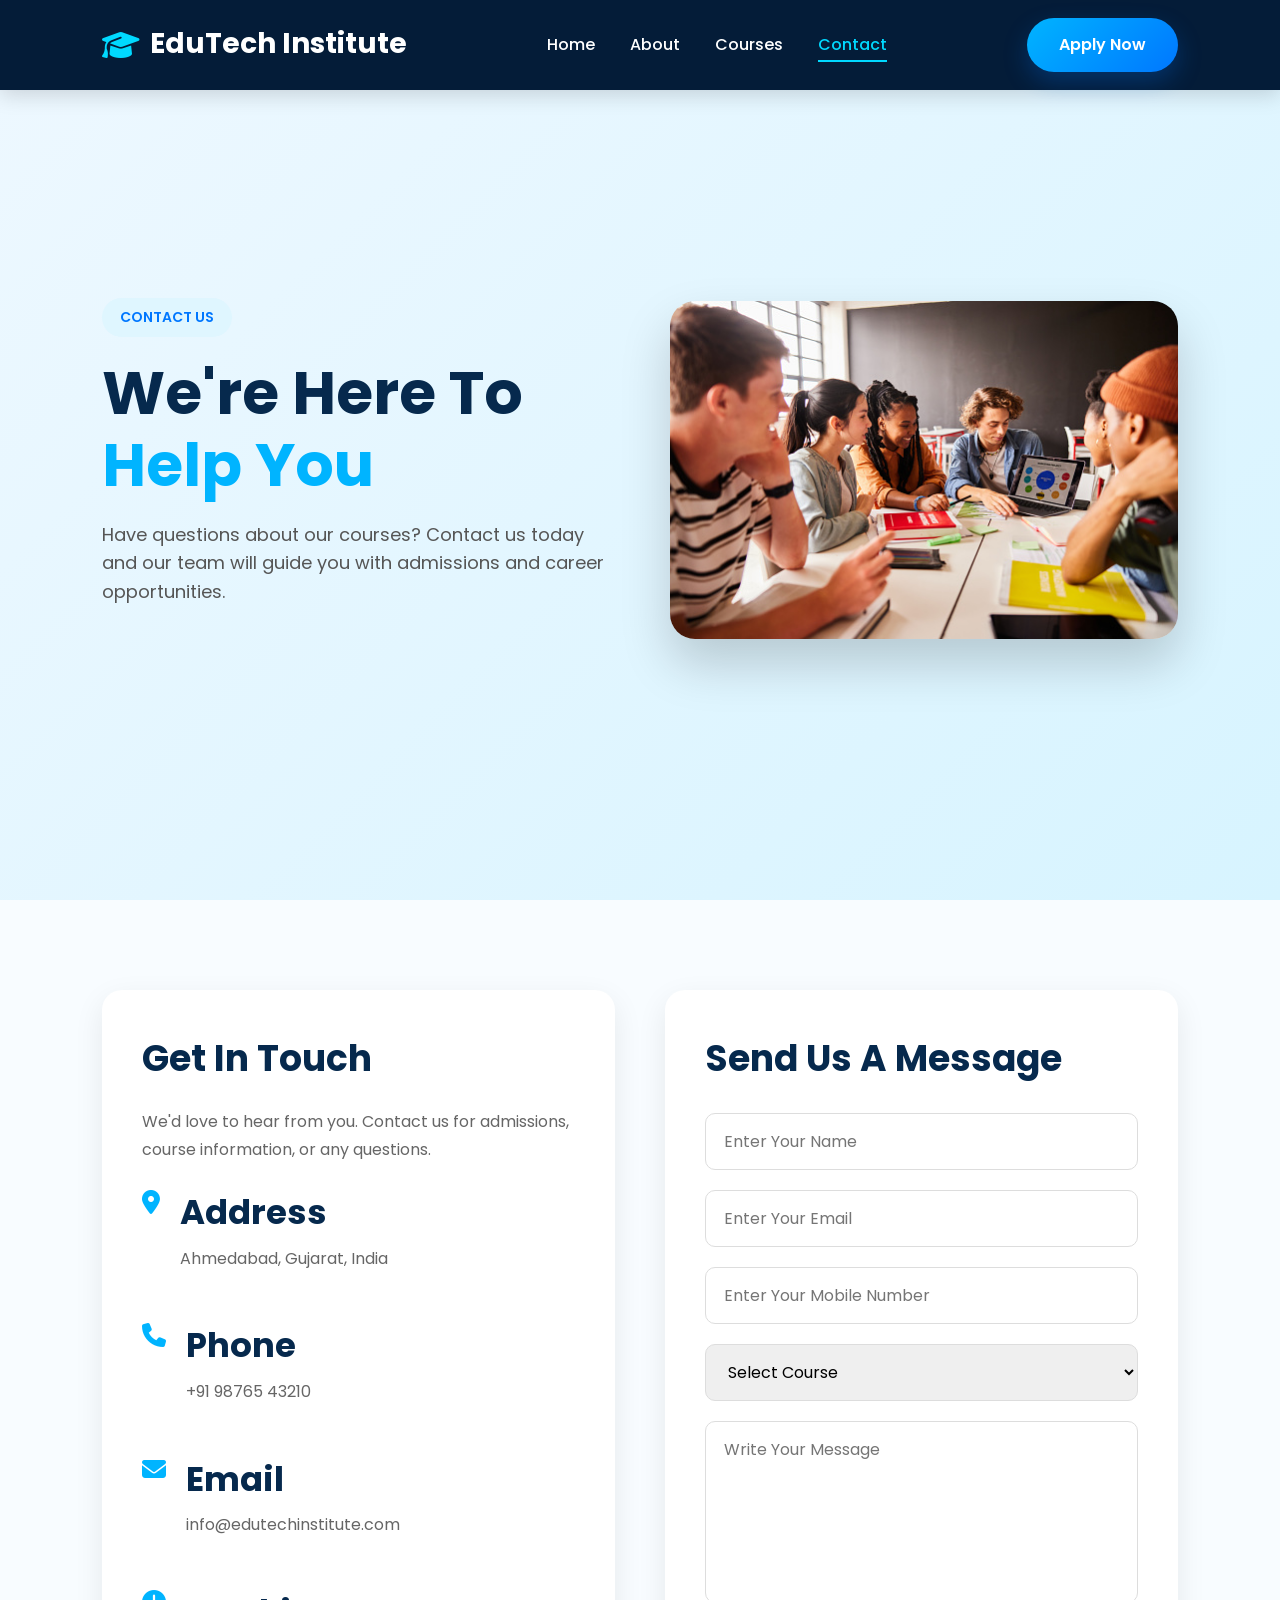
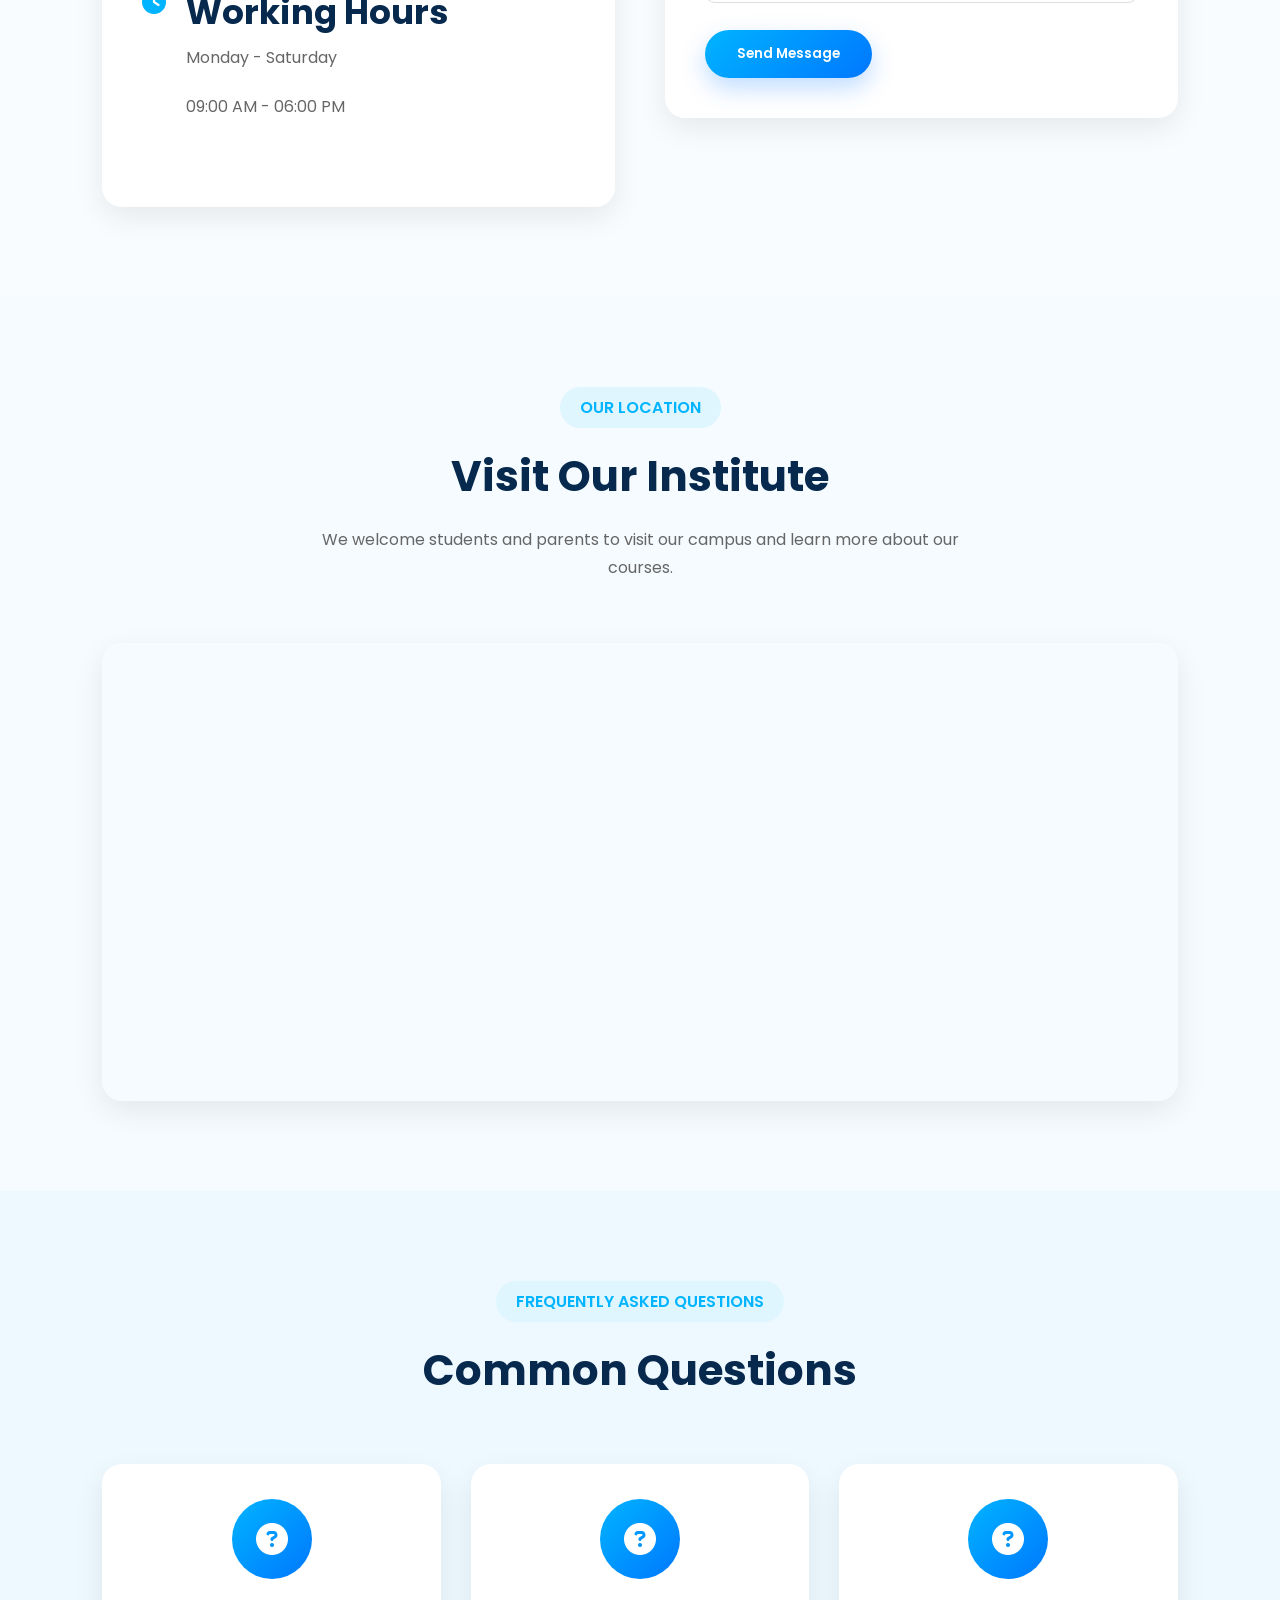
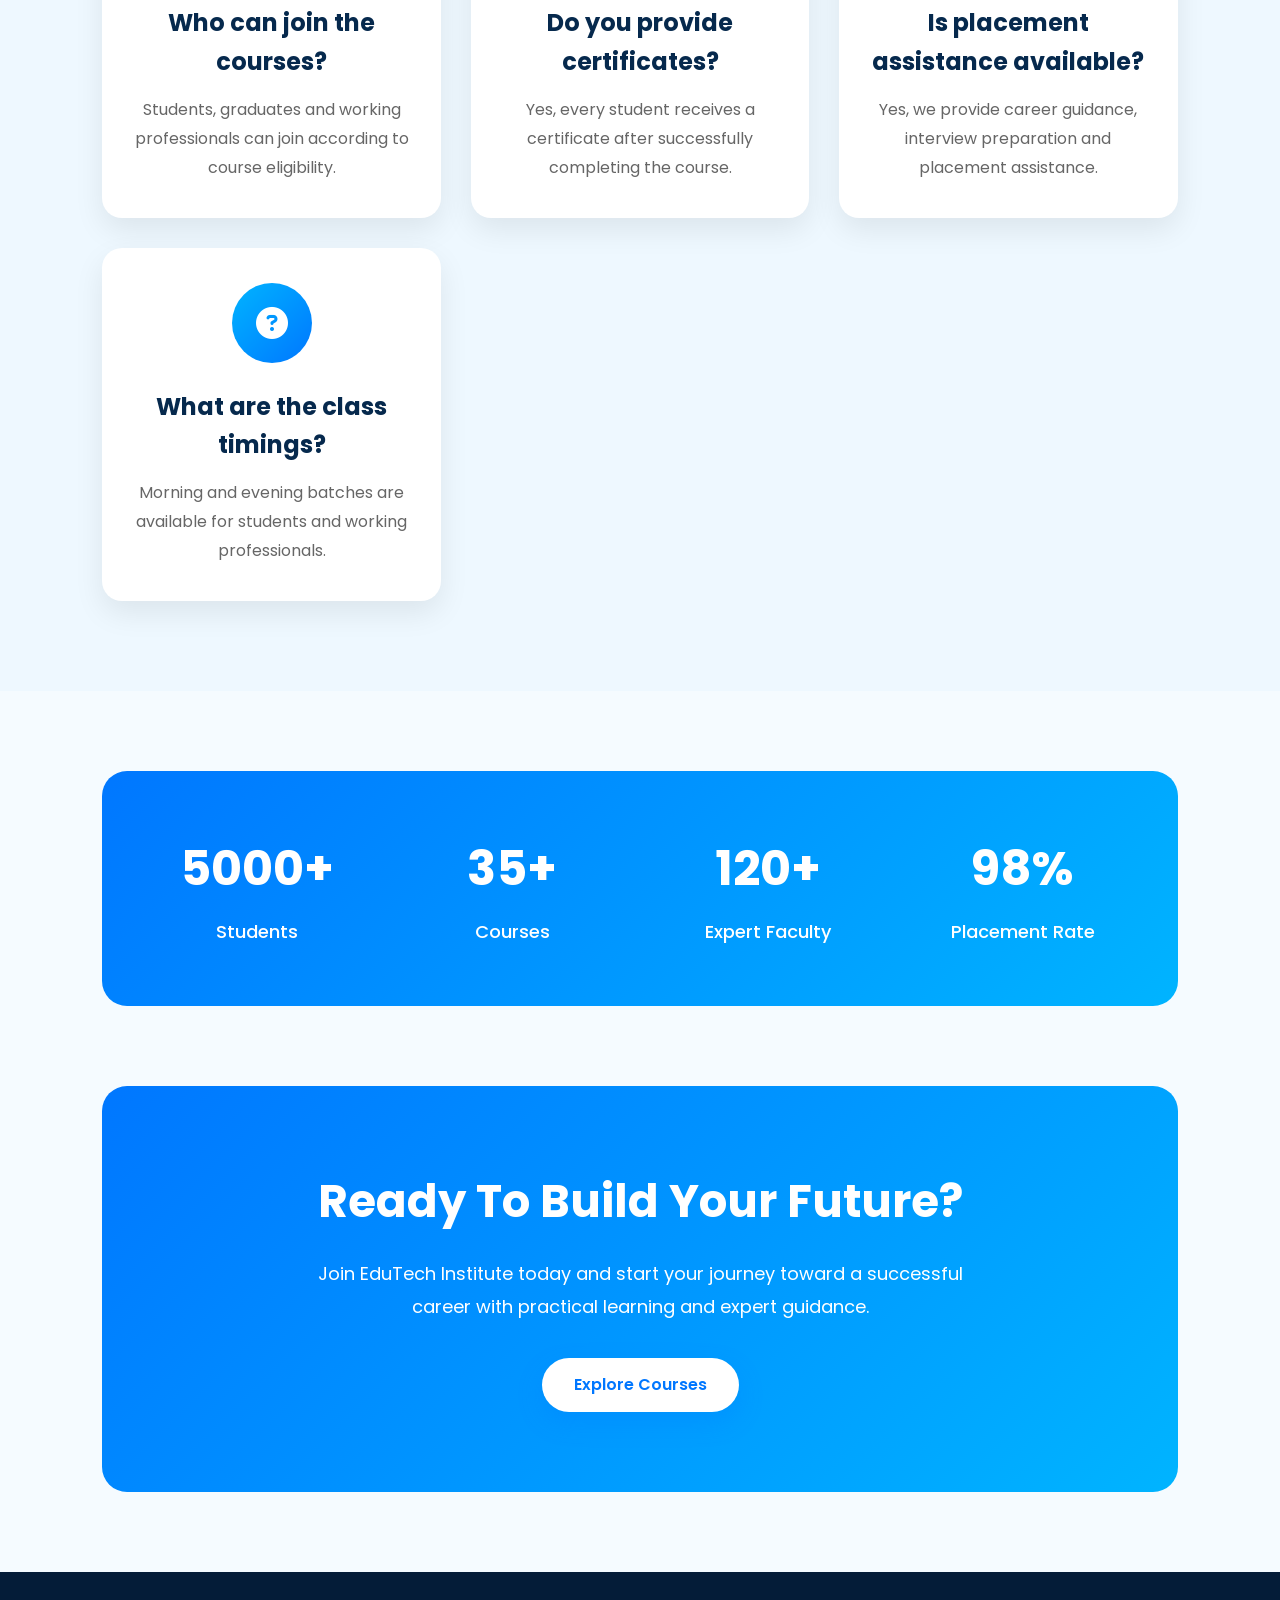
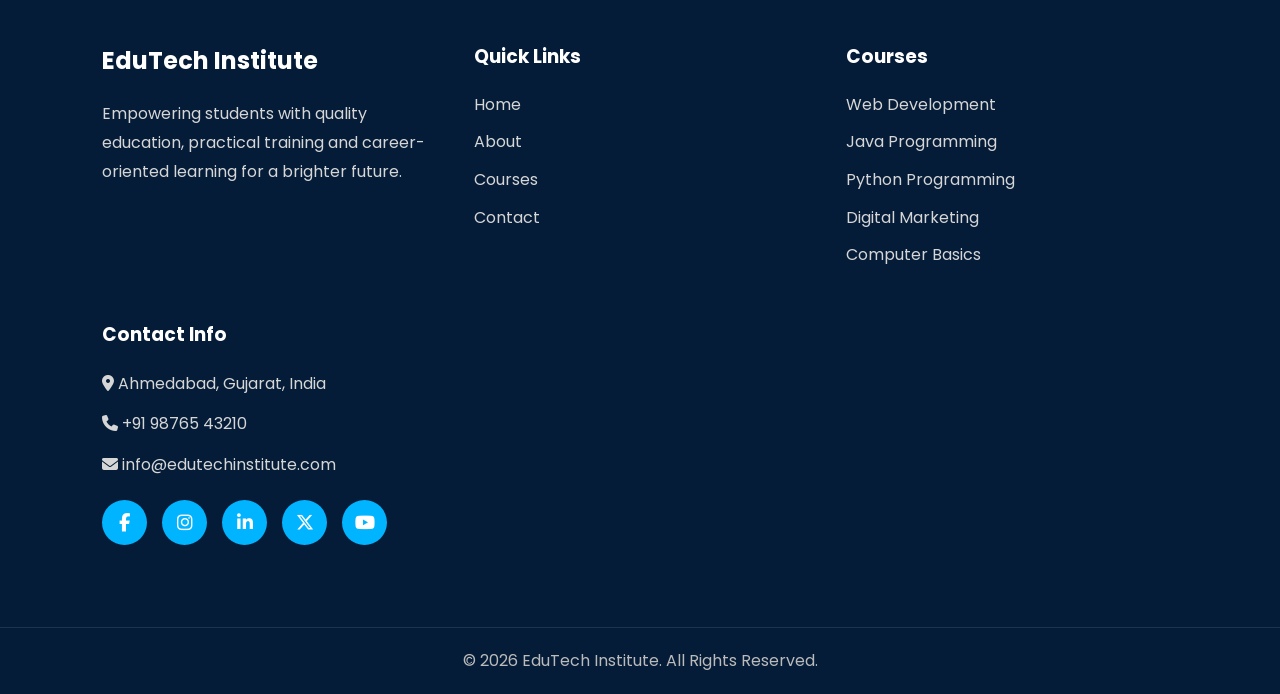
<file: contect.html>
<!DOCTYPE html>
<html lang="en">

<head>

<meta charset="UTF-8">
<meta name="viewport" content="width=device-width, initial-scale=1.0">

<title>Contact | EduTech Institute</title>

<link rel="stylesheet" href="style.css">

<link href="https://fonts.googleapis.com/css2?family=Poppins:wght@300;400;500;600;700;800&display=swap" rel="stylesheet">

<link rel="stylesheet"
href="https://cdnjs.cloudflare.com/ajax/libs/font-awesome/6.7.2/css/all.min.css">

</head>

<body>

<header>

<nav class="navbar">

<div class="logo">

<i class="fa-solid fa-graduation-cap"></i>

<h2>EduTech Institute</h2>

</div>

<ul class="nav-menu">

<li><a href="index.html">Home</a></li>

<li><a href="about.html">About</a></li>

<li><a href="courses.html">Courses</a></li>

<li><a href="contact.html" class="active">Contact</a></li>

</ul>

<a href="#" class="btn">Apply Now</a>

</nav>

</header>

<section class="hero">

<div class="hero-content">

<span class="tagline">

CONTACT US

</span>

<h1>

We're Here To

<span>Help You</span>

</h1>

<p>

Have questions about our courses?
Contact us today and our team will
guide you with admissions and career
opportunities.

</p>

</div>

<div class="hero-image">

<img src="image2.jpg" alt="Students">

</div>

</section>
<!--==================== CONTACT SECTION ====================-->

<section class="contact-section">

    <div class="contact-container">

        <!-- Contact Details -->

        <div class="contact-details">

            <h2>Get In Touch</h2>

            <p>

                We'd love to hear from you. Contact us for
                admissions, course information, or any questions.

            </p>

            <div class="info-box">

                <i class="fa-solid fa-location-dot"></i>

                <div>

                    <h3>Address</h3>

                    <p>Ahmedabad, Gujarat, India</p>

                </div>

            </div>

            <div class="info-box">

                <i class="fa-solid fa-phone"></i>

                <div>

                    <h3>Phone</h3>

                    <p>+91 98765 43210</p>

                </div>

            </div>

            <div class="info-box">

                <i class="fa-solid fa-envelope"></i>

                <div>

                    <h3>Email</h3>

                    <p>info@edutechinstitute.com</p>

                </div>

            </div>

            <div class="info-box">

                <i class="fa-solid fa-clock"></i>

                <div>

                    <h3>Working Hours</h3>

                    <p>Monday - Saturday</p>

                    <p>09:00 AM - 06:00 PM</p>

                </div>

            </div>

        </div>



        <!-- Contact Form -->

        <div class="contact-form">

            <h2>Send Us A Message</h2>

            <form>

                <input type="text"
                placeholder="Enter Your Name"
                required>

                <input type="email"
                placeholder="Enter Your Email"
                required>

                <input type="tel"
                placeholder="Enter Your Mobile Number"
                required>

                <select required>

                    <option value="">
                        Select Course
                    </option>

                    <option>
                        Web Development
                    </option>

                    <option>
                        Java Programming
                    </option>

                    <option>
                        Python Programming
                    </option>

                    <option>
                        Digital Marketing
                    </option>

                    <option>
                        Computer Basics
                    </option>

                </select>

                <textarea rows="6"
                placeholder="Write Your Message"
                required></textarea>

                <button type="submit"
                class="btn">

                    Send Message

                </button>

            </form>

        </div>

    </div>

</section>
<!--==================== GOOGLE MAP ====================-->

<section class="map-section">

    <div class="section-title">

        <span>OUR LOCATION</span>

        <h2>Visit Our Institute</h2>

        <p>

            We welcome students and parents to visit our
            campus and learn more about our courses.

        </p>

    </div>

    <div class="map-container">

        <iframe
            src="https://www.google.com/maps?q=Ahmedabad,Gujarat&output=embed"
            width="100%"
            height="450"
            style="border:0;"
            allowfullscreen=""
            loading="lazy">
        </iframe>

    </div>

</section>



<!--==================== FAQ ====================-->

<section class="features">

    <div class="section-title">

        <span>FREQUENTLY ASKED QUESTIONS</span>

        <h2>Common Questions</h2>

    </div>

    <div class="feature-container">

        <div class="feature-card">

            <i class="fa-solid fa-circle-question"></i>

            <h3>

                Who can join the courses?

            </h3>

            <p>

                Students, graduates and working
                professionals can join according
                to course eligibility.

            </p>

        </div>



        <div class="feature-card">

            <i class="fa-solid fa-circle-question"></i>

            <h3>

                Do you provide certificates?

            </h3>

            <p>

                Yes, every student receives a
                certificate after successfully
                completing the course.

            </p>

        </div>



        <div class="feature-card">

            <i class="fa-solid fa-circle-question"></i>

            <h3>

                Is placement assistance available?

            </h3>

            <p>

                Yes, we provide career guidance,
                interview preparation and placement
                assistance.

            </p>

        </div>



        <div class="feature-card">

            <i class="fa-solid fa-circle-question"></i>

            <h3>

                What are the class timings?

            </h3>

            <p>

                Morning and evening batches are
                available for students and working
                professionals.

            </p>

        </div>

    </div>

</section>



<!--==================== INSTITUTE HIGHLIGHTS ====================-->

<section class="counter">

    <div class="counter-box">

        <h2>5000+</h2>

        <p>Students</p>

    </div>

    <div class="counter-box">

        <h2>35+</h2>

        <p>Courses</p>

    </div>

    <div class="counter-box">

        <h2>120+</h2>

        <p>Expert Faculty</p>

    </div>

    <div class="counter-box">

        <h2>98%</h2>

        <p>Placement Rate</p>

    </div>

</section>
<!--==================== CALL TO ACTION ====================-->

<section class="cta">

    <div class="cta-content">

        <h2>Ready To Build Your Future?</h2>

        <p>

            Join EduTech Institute today and start your journey
            toward a successful career with practical learning
            and expert guidance.

        </p>

        <a href="courses.html" class="btn">

            Explore Courses

        </a>

    </div>

</section>



<!--==================== FOOTER ====================-->

<footer>

    <div class="footer-container">

        <div class="footer-col">

            <h2>EduTech Institute</h2>

            <p>

                Empowering students with quality education,
                practical training and career-oriented
                learning for a brighter future.

            </p>

        </div>



        <div class="footer-col">

            <h3>Quick Links</h3>

            <a href="index.html">Home</a>

            <a href="about.html">About</a>

            <a href="courses.html">Courses</a>

            <a href="contact.html">Contact</a>

        </div>



        <div class="footer-col">

            <h3>Courses</h3>

            <a href="#">Web Development</a>

            <a href="#">Java Programming</a>

            <a href="#">Python Programming</a>

            <a href="#">Digital Marketing</a>

            <a href="#">Computer Basics</a>

        </div>



        <div class="footer-col">

            <h3>Contact Info</h3>

            <p>

                <i class="fa-solid fa-location-dot"></i>

                Ahmedabad, Gujarat, India

            </p>

            <p>

                <i class="fa-solid fa-phone"></i>

                +91 98765 43210

            </p>

            <p>

                <i class="fa-solid fa-envelope"></i>

                info@edutechinstitute.com

            </p>

            <div class="social-icons">

                <a href="#"><i class="fab fa-facebook-f"></i></a>

                <a href="#"><i class="fab fa-instagram"></i></a>

                <a href="#"><i class="fab fa-linkedin-in"></i></a>

                <a href="#"><i class="fab fa-x-twitter"></i></a>

                <a href="#"><i class="fab fa-youtube"></i></a>

            </div>

        </div>

    </div>



    <div class="footer-bottom">

        <p>

            © 2026 EduTech Institute. All Rights Reserved.

        </p>

    </div>

</footer>

</body>

</html>
</file>
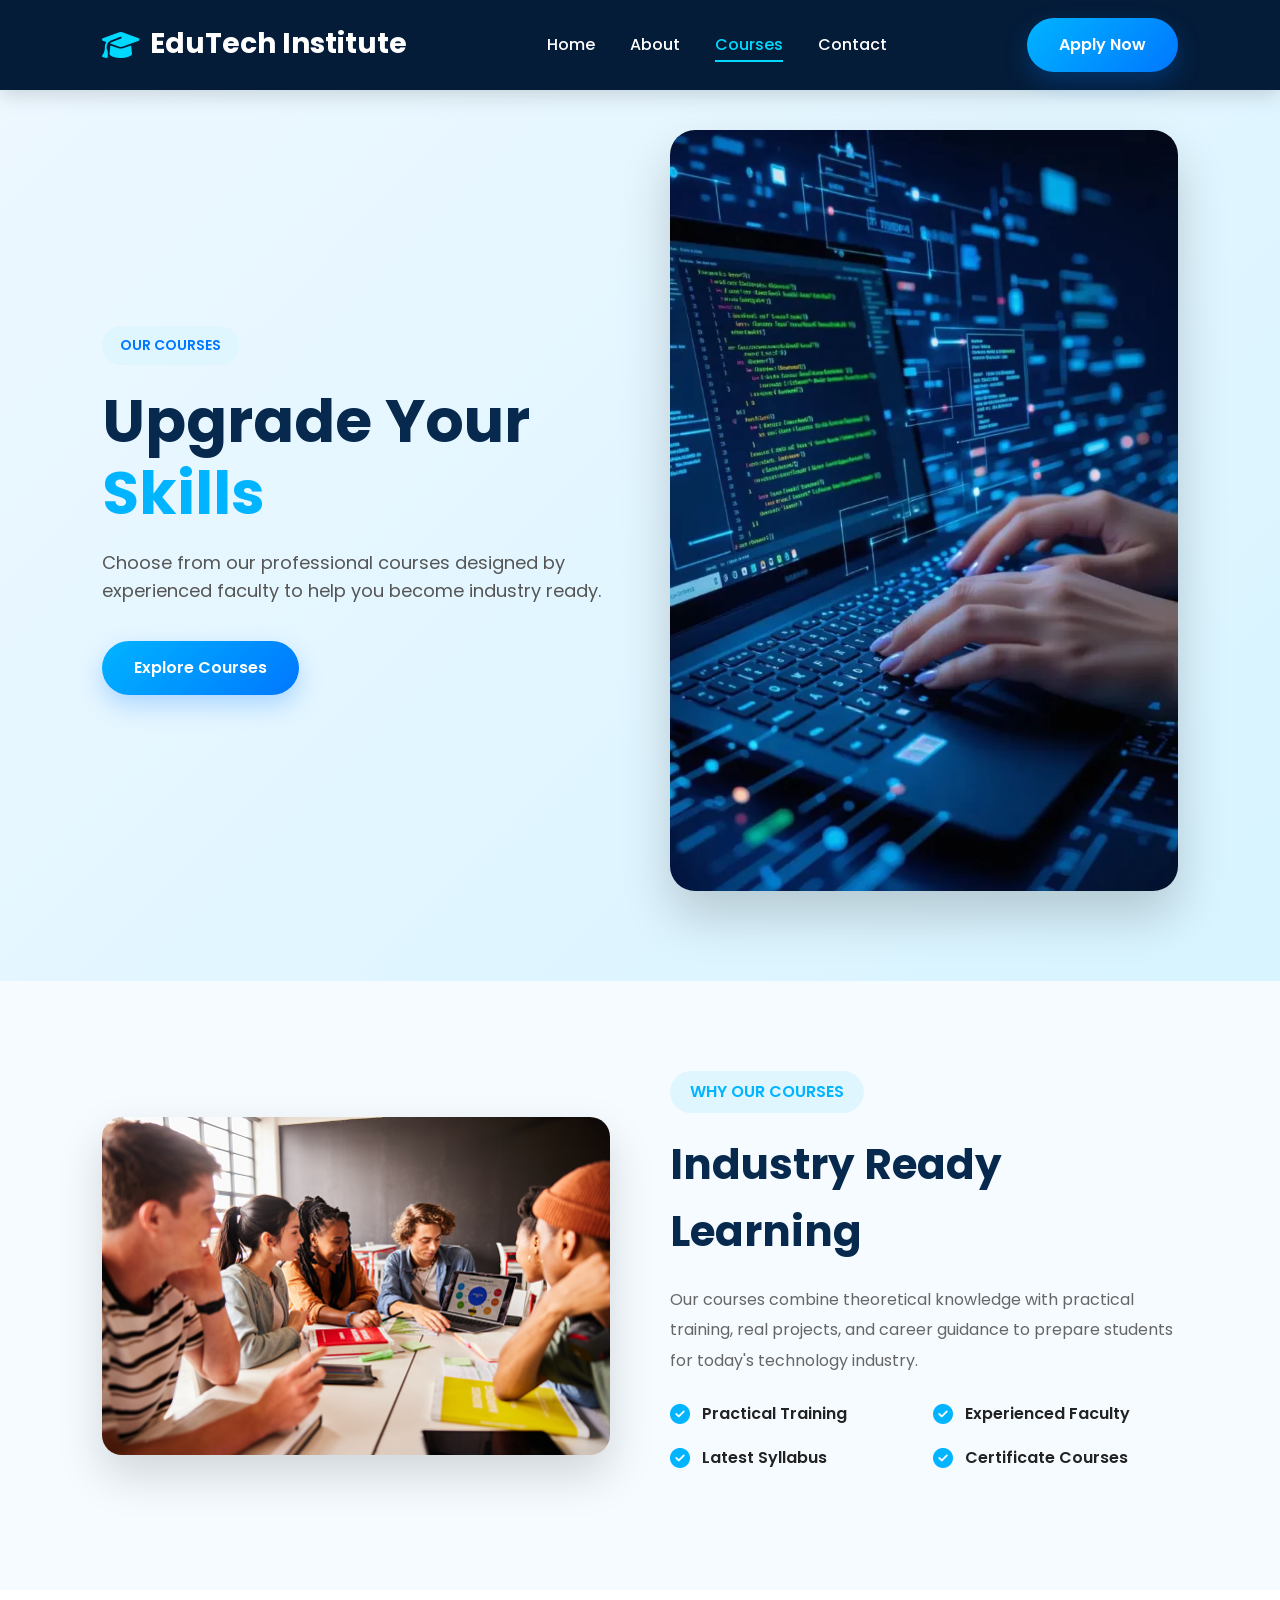
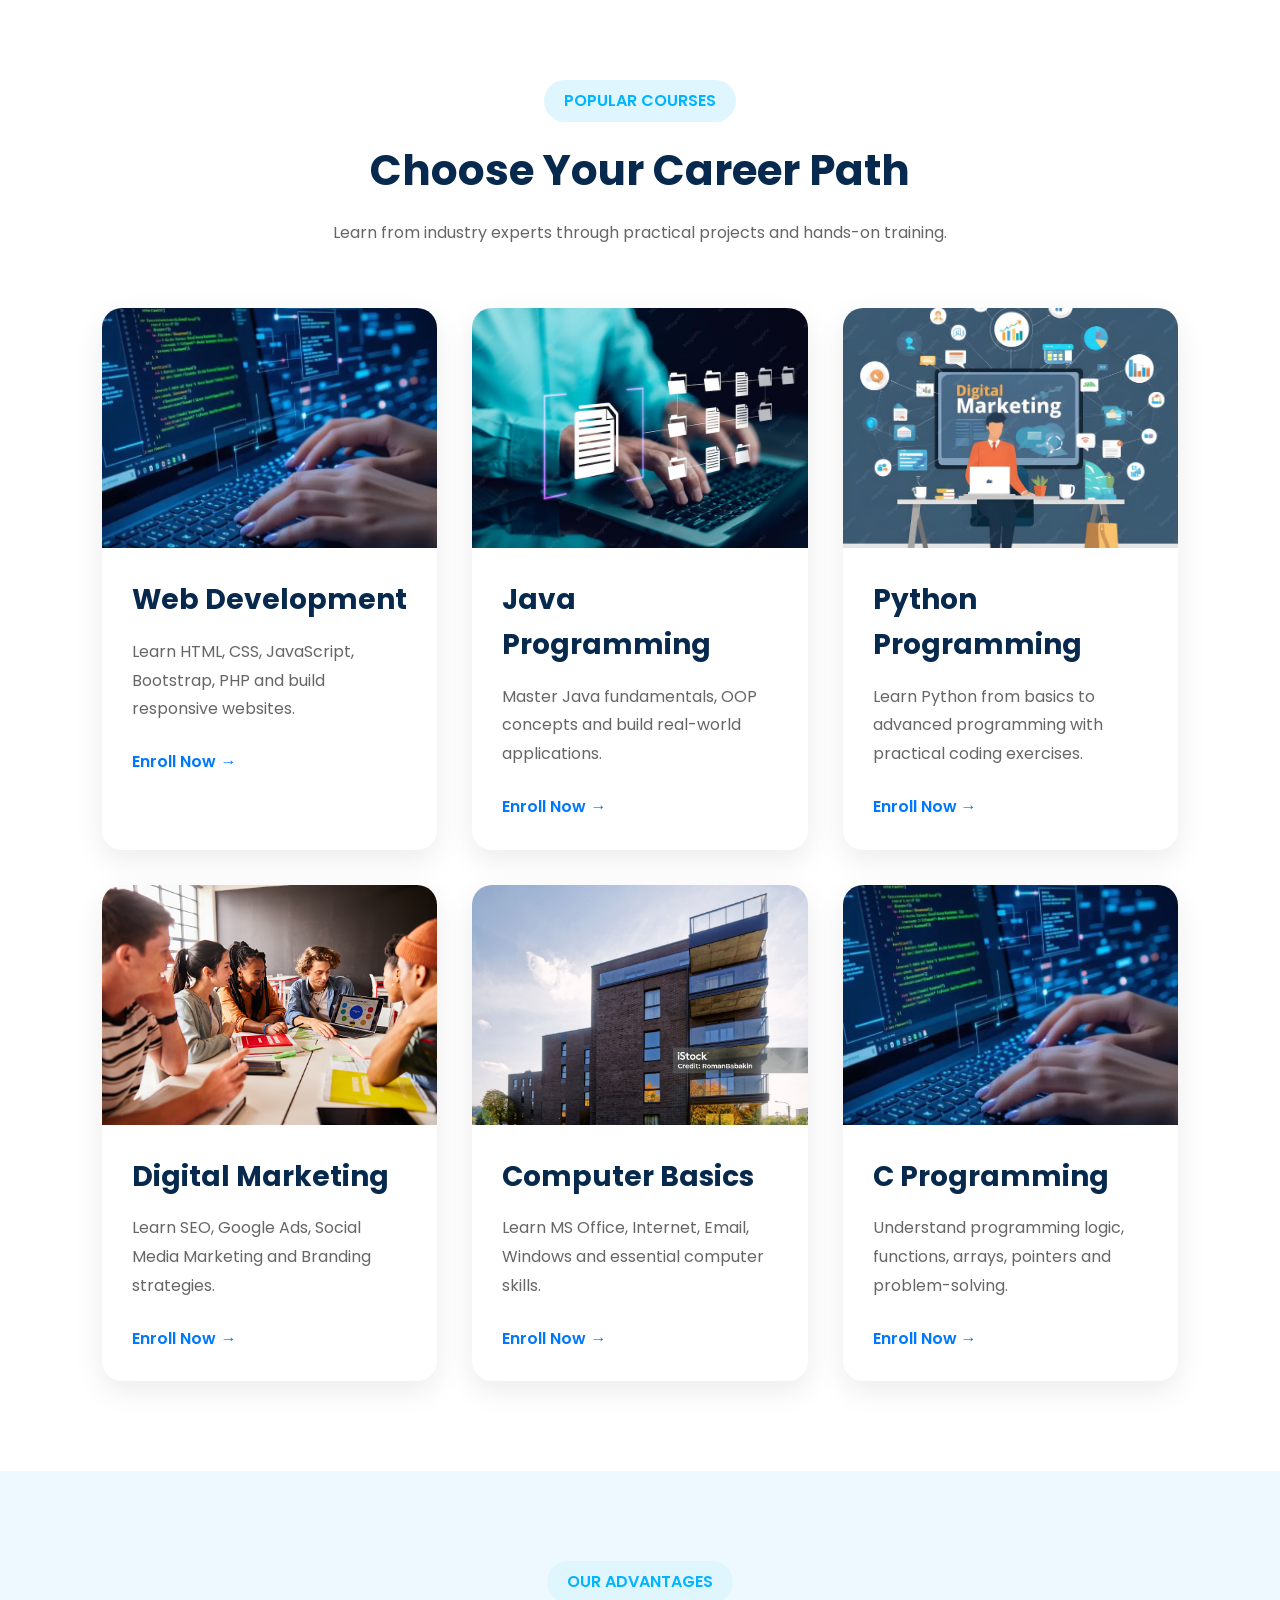
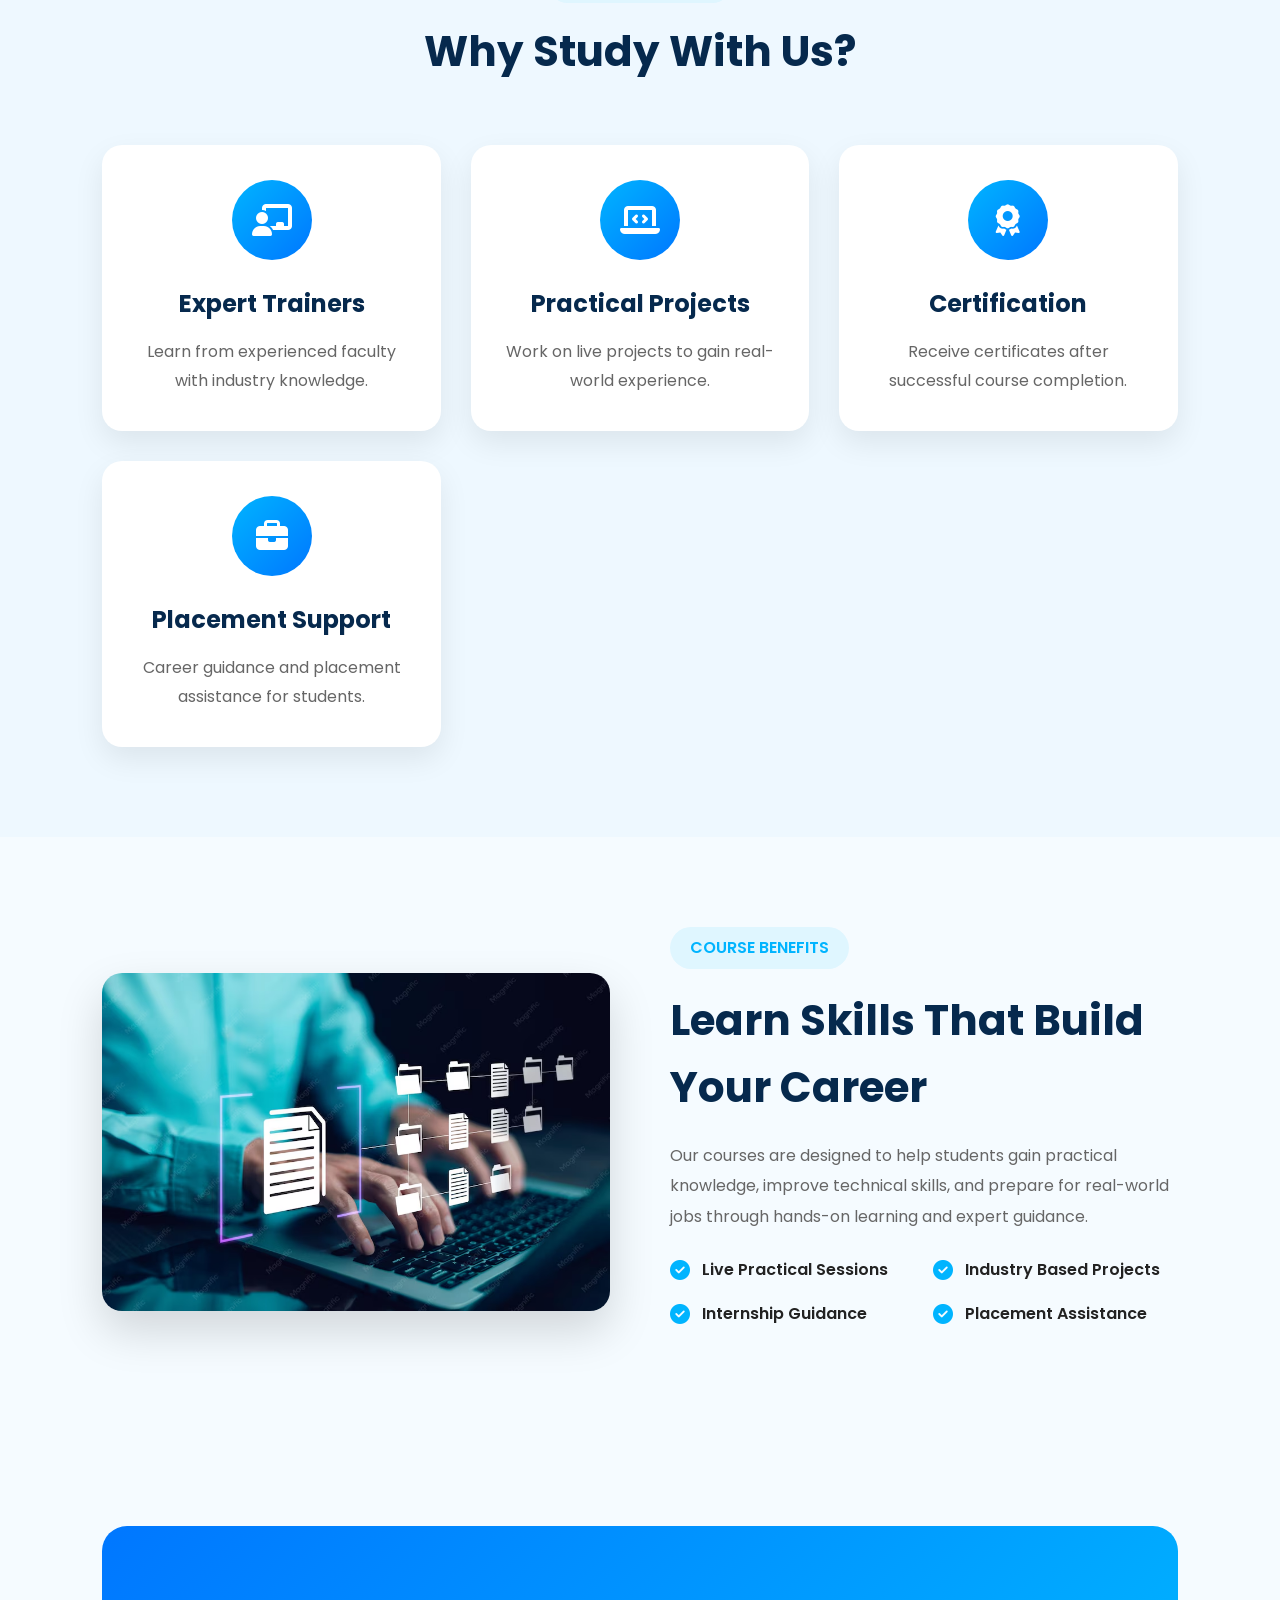
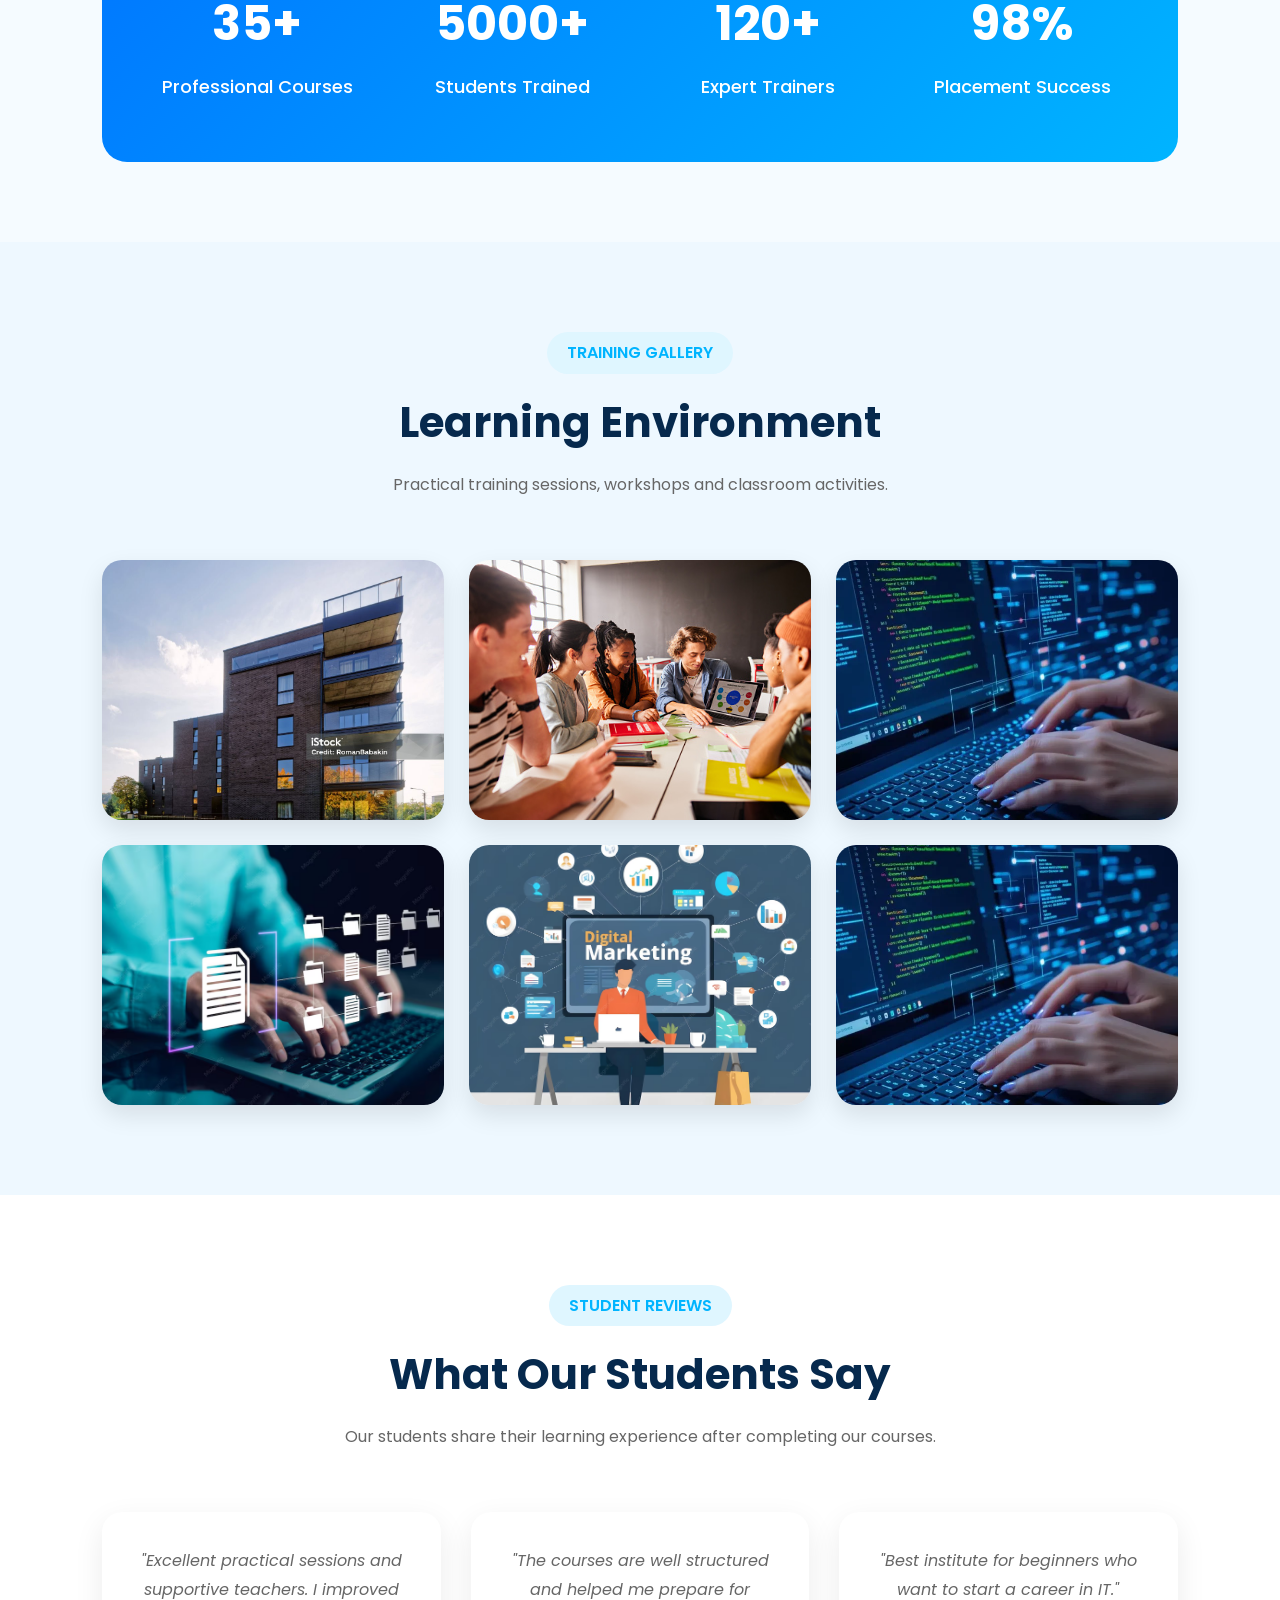
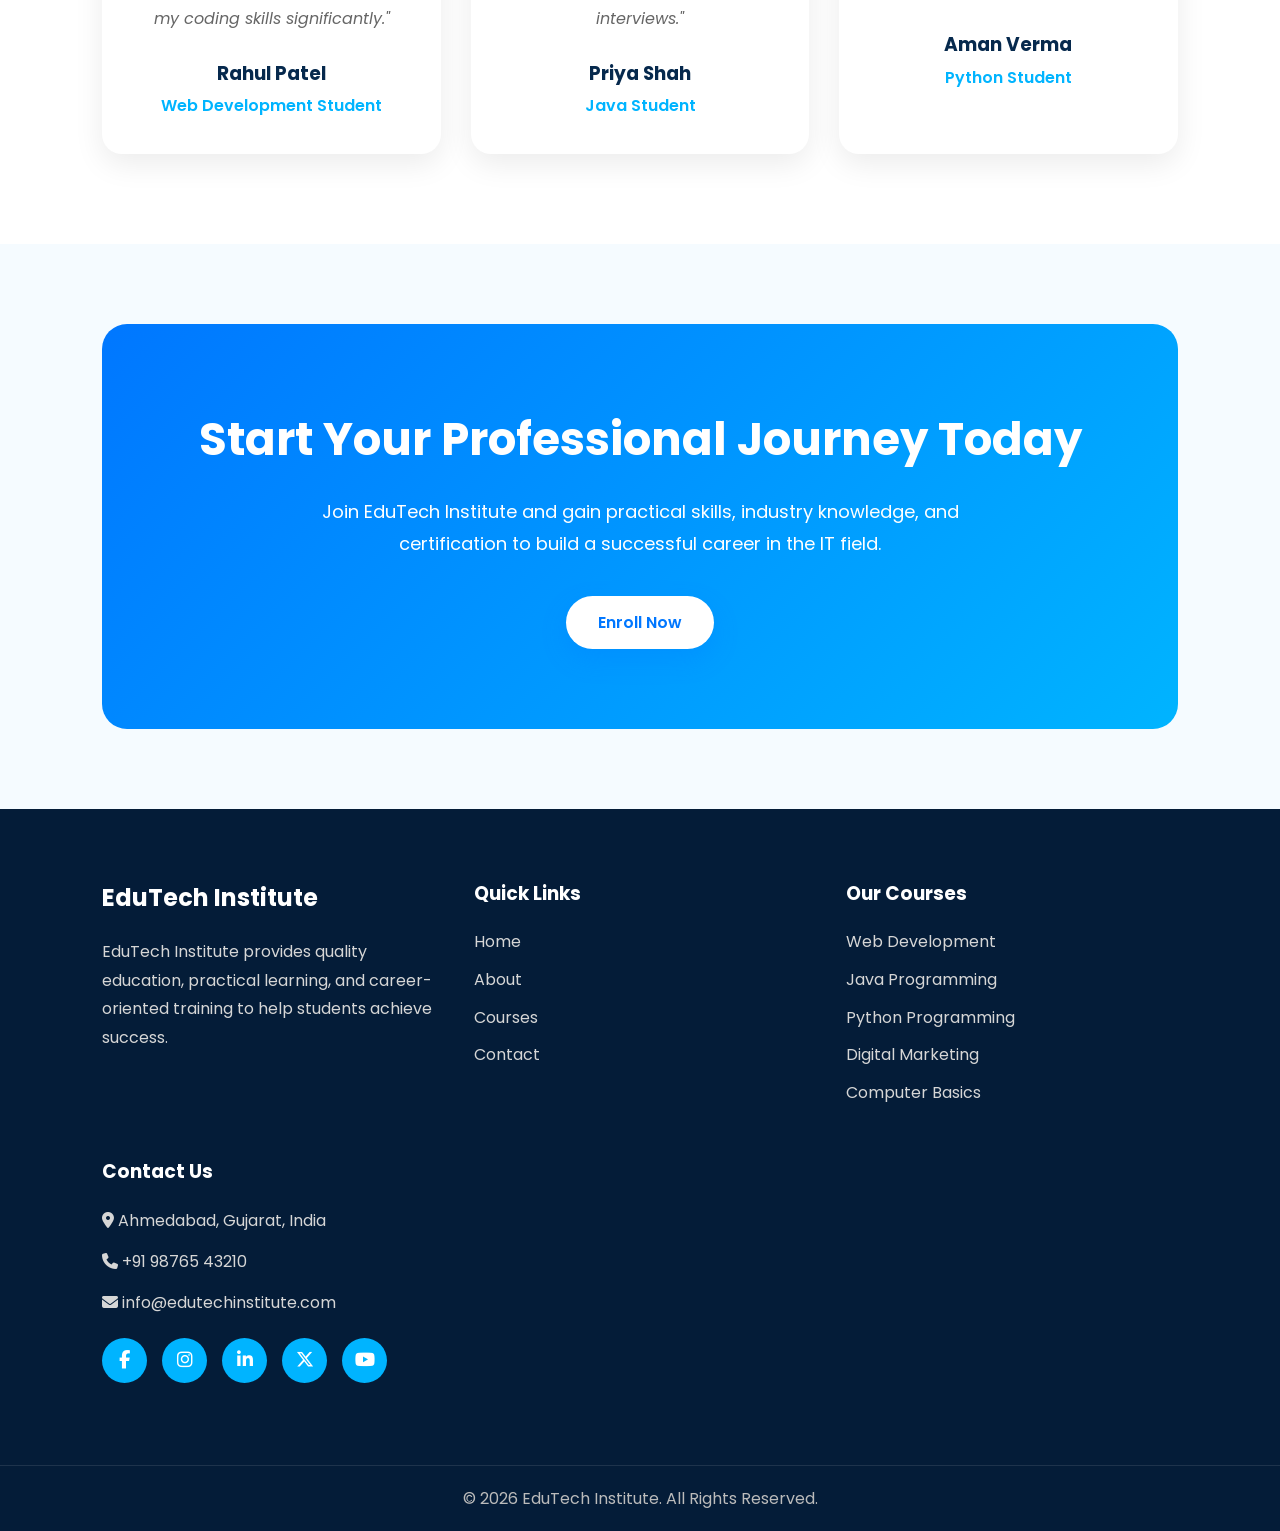
<file: course.html>
<!DOCTYPE html>
<html lang="en">

<head>

<meta charset="UTF-8">
<meta name="viewport" content="width=device-width, initial-scale=1.0">

<title>Courses | EduTech Institute</title>

<link rel="stylesheet" href="style.css">

<link href="https://fonts.googleapis.com/css2?family=Poppins:wght@300;400;500;600;700;800&display=swap" rel="stylesheet">

<link rel="stylesheet"
href="https://cdnjs.cloudflare.com/ajax/libs/font-awesome/6.7.2/css/all.min.css">

</head>

<body>

<!--========== HEADER ==========-->

<header>

<nav class="navbar">

<div class="logo">

<i class="fa-solid fa-graduation-cap"></i>

<h2>EduTech Institute</h2>

</div>

<ul class="nav-menu">

<li><a href="index.html">Home</a></li>

<li><a href="about.html">About</a></li>

<li><a href="courses.html" class="active">Courses</a></li>

<li><a href="contact.html">Contact</a></li>

</ul>

<a href="contact.html" class="btn">Apply Now</a>

</nav>

</header>



<!--========== HERO ==========-->

<section class="hero">

<div class="hero-content">

<span class="tagline">

OUR COURSES

</span>

<h1>

Upgrade Your

<span>Skills</span>

</h1>

<p>

Choose from our professional courses
designed by experienced faculty to
help you become industry ready.

</p>

<a href="#courses" class="btn">

Explore Courses

</a>

</div>

<div class="hero-image">

<img src="image3.webp" alt="Programming">

</div>

</section>



<!--========== COURSE INTRO ==========-->

<section class="about">

<div class="about-image">

<img src="image2.jpg" alt="Students">

</div>

<div class="about-content">

<span class="section-tag">

WHY OUR COURSES

</span>

<h2>

Industry Ready Learning

</h2>

<p>

Our courses combine theoretical
knowledge with practical training,
real projects, and career guidance
to prepare students for today's
technology industry.

</p>

<div class="about-list">

<div>

<i class="fa-solid fa-circle-check"></i>

Practical Training

</div>

<div>

<i class="fa-solid fa-circle-check"></i>

Experienced Faculty

</div>

<div>

<i class="fa-solid fa-circle-check"></i>

Latest Syllabus

</div>

<div>

<i class="fa-solid fa-circle-check"></i>

Certificate Courses

</div>

</div>

</div>

</section>
<!--==================== OUR COURSES ====================-->

<section class="courses" id="courses">

    <div class="section-title">

        <span>POPULAR COURSES</span>

        <h2>Choose Your Career Path</h2>

        <p>

            Learn from industry experts through
            practical projects and hands-on training.

        </p>

    </div>

    <div class="course-container">

        <!-- Course 1 -->

        <div class="course-card">

            <img src="image3.webp" alt="Web Development">

            <div class="course-content">

                <h3>Web Development</h3>

                <p>

                    Learn HTML, CSS, JavaScript,
                    Bootstrap, PHP and build
                    responsive websites.

                </p>

                <a href="contact.html" class="course-btn">

                    Enroll Now →

                </a>

            </div>

        </div>



        <!-- Course 2 -->

        <div class="course-card">

            <img src="image4.avif" alt="Java Programming">

            <div class="course-content">

                <h3>Java Programming</h3>

                <p>

                    Master Java fundamentals,
                    OOP concepts and build
                    real-world applications.

                </p>

                <a href="contact.html" class="course-btn">

                    Enroll Now →

                </a>

            </div>

        </div>



        <!-- Course 3 -->

        <div class="course-card">

            <img src="image5.avif" alt="Python">

            <div class="course-content">

                <h3>Python Programming</h3>

                <p>

                    Learn Python from basics to
                    advanced programming with
                    practical coding exercises.

                </p>

                <a href="contact.html" class="course-btn">

                    Enroll Now →

                </a>

            </div>

        </div>



        <!-- Course 4 -->

        <div class="course-card">

            <img src="image2.jpg" alt="Digital Marketing">

            <div class="course-content">

                <h3>Digital Marketing</h3>

                <p>

                    Learn SEO, Google Ads,
                    Social Media Marketing
                    and Branding strategies.

                </p>

                <a href="contact.html" class="course-btn">

                    Enroll Now →

                </a>

            </div>

        </div>



        <!-- Course 5 -->

        <div class="course-card">

            <img src="hero.jpg" alt="Computer Basics">

            <div class="course-content">

                <h3>Computer Basics</h3>

                <p>

                    Learn MS Office, Internet,
                    Email, Windows and essential
                    computer skills.

                </p>

                <a href="contact.html" class="course-btn">

                    Enroll Now →

                </a>

            </div>

        </div>



        <!-- Course 6 -->

        <div class="course-card">

            <img src="image3.webp" alt="C Programming">

            <div class="course-content">

                <h3>C Programming</h3>

                <p>

                    Understand programming logic,
                    functions, arrays, pointers
                    and problem-solving.

                </p>

                <a href="contact.html" class="course-btn">

                    Enroll Now →

                </a>

            </div>

        </div>

    </div>

</section>



<!--==================== WHY STUDY WITH US ====================-->

<section class="features">

    <div class="section-title">

        <span>OUR ADVANTAGES</span>

        <h2>Why Study With Us?</h2>

    </div>

    <div class="feature-container">

        <div class="feature-card">

            <i class="fa-solid fa-chalkboard-user"></i>

            <h3>Expert Trainers</h3>

            <p>

                Learn from experienced faculty
                with industry knowledge.

            </p>

        </div>

        <div class="feature-card">

            <i class="fa-solid fa-laptop-code"></i>

            <h3>Practical Projects</h3>

            <p>

                Work on live projects to gain
                real-world experience.

            </p>

        </div>

        <div class="feature-card">

            <i class="fa-solid fa-award"></i>

            <h3>Certification</h3>

            <p>

                Receive certificates after
                successful course completion.

            </p>

        </div>

        <div class="feature-card">

            <i class="fa-solid fa-briefcase"></i>

            <h3>Placement Support</h3>

            <p>

                Career guidance and placement
                assistance for students.

            </p>

        </div>

    </div>

</section>
<!--==================== COURSE BENEFITS ====================-->

<section class="about">

    <div class="about-image">

        <img src="image4.avif" alt="Course Benefits">

    </div>

    <div class="about-content">

        <span class="section-tag">

            COURSE BENEFITS

        </span>

        <h2>

            Learn Skills That Build Your Career

        </h2>

        <p>

            Our courses are designed to help students gain
            practical knowledge, improve technical skills,
            and prepare for real-world jobs through
            hands-on learning and expert guidance.

        </p>

        <div class="about-list">

            <div>

                <i class="fa-solid fa-circle-check"></i>

                Live Practical Sessions

            </div>

            <div>

                <i class="fa-solid fa-circle-check"></i>

                Industry Based Projects

            </div>

            <div>

                <i class="fa-solid fa-circle-check"></i>

                Internship Guidance

            </div>

            <div>

                <i class="fa-solid fa-circle-check"></i>

                Placement Assistance

            </div>

        </div>

    </div>

</section>



<!--==================== TRAINING STATISTICS ====================-->

<section class="counter">

    <div class="counter-box">

        <h2>35+</h2>

        <p>Professional Courses</p>

    </div>

    <div class="counter-box">

        <h2>5000+</h2>

        <p>Students Trained</p>

    </div>

    <div class="counter-box">

        <h2>120+</h2>

        <p>Expert Trainers</p>

    </div>

    <div class="counter-box">

        <h2>98%</h2>

        <p>Placement Success</p>

    </div>

</section>



<!--==================== COURSE GALLERY ====================-->

<section class="gallery">

    <div class="section-title">

        <span>TRAINING GALLERY</span>

        <h2>Learning Environment</h2>

        <p>

            Practical training sessions,
            workshops and classroom activities.

        </p>

    </div>

    <div class="gallery-container">

        <div class="gallery-item">

            <img src="hero.jpg" alt="Institute">

        </div>

        <div class="gallery-item">

            <img src="image2.jpg" alt="Students">

        </div>

        <div class="gallery-item">

            <img src="image3.webp" alt="Programming">

        </div>

        <div class="gallery-item">

            <img src="image4.avif" alt="Lab">

        </div>

        <div class="gallery-item">

            <img src="image5.avif" alt="Workshop">

        </div>

        <div class="gallery-item">

            <img src="image3.webp" alt="Coding">

        </div>

    </div>

</section>



<!--==================== STUDENT REVIEWS ====================-->

<section class="testimonial">

    <div class="section-title">

        <span>STUDENT REVIEWS</span>

        <h2>What Our Students Say</h2>

        <p>

            Our students share their learning
            experience after completing our courses.

        </p>

    </div>

    <div class="testimonial-container">

        <div class="testimonial-card">

            <p>

                "Excellent practical sessions and
                supportive teachers. I improved my
                coding skills significantly."

            </p>

            <h3>Rahul Patel</h3>

            <span>Web Development Student</span>

        </div>

        <div class="testimonial-card">

            <p>

                "The courses are well structured and
                helped me prepare for interviews."

            </p>

            <h3>Priya Shah</h3>

            <span>Java Student</span>

        </div>

        <div class="testimonial-card">

            <p>

                "Best institute for beginners who
                want to start a career in IT."

            </p>

            <h3>Aman Verma</h3>

            <span>Python Student</span>

        </div>

    </div>

</section>
<!--==================== CALL TO ACTION ====================-->

<section class="cta">

    <div class="cta-content">

        <h2>

            Start Your Professional Journey Today

        </h2>

        <p>

            Join EduTech Institute and gain practical skills,
            industry knowledge, and certification to build
            a successful career in the IT field.

        </p>

        <a href="contact.html" class="btn">

            Enroll Now

        </a>

    </div>

</section>



<!--==================== FOOTER ====================-->

<footer>

    <div class="footer-container">

        <div class="footer-col">

            <h2>EduTech Institute</h2>

            <p>

                EduTech Institute provides quality education,
                practical learning, and career-oriented
                training to help students achieve success.

            </p>

        </div>



        <div class="footer-col">

            <h3>Quick Links</h3>

            <a href="index.html">Home</a>

            <a href="about.html">About</a>

            <a href="courses.html">Courses</a>

            <a href="contact.html">Contact</a>

        </div>



        <div class="footer-col">

            <h3>Our Courses</h3>

            <a href="#">Web Development</a>

            <a href="#">Java Programming</a>

            <a href="#">Python Programming</a>

            <a href="#">Digital Marketing</a>

            <a href="#">Computer Basics</a>

        </div>



        <div class="footer-col">

            <h3>Contact Us</h3>

            <p>

                <i class="fa-solid fa-location-dot"></i>

                Ahmedabad, Gujarat, India

            </p>

            <p>

                <i class="fa-solid fa-phone"></i>

                +91 98765 43210

            </p>

            <p>

                <i class="fa-solid fa-envelope"></i>

                info@edutechinstitute.com

            </p>

            <div class="social-icons">

                <a href="#"><i class="fab fa-facebook-f"></i></a>

                <a href="#"><i class="fab fa-instagram"></i></a>

                <a href="#"><i class="fab fa-linkedin-in"></i></a>

                <a href="#"><i class="fab fa-x-twitter"></i></a>

                <a href="#"><i class="fab fa-youtube"></i></a>

            </div>

        </div>

    </div>



    <div class="footer-bottom">

        <p>

            © 2026 EduTech Institute. All Rights Reserved.

        </p>

    </div>

</footer>

</body>

</html>
</file>
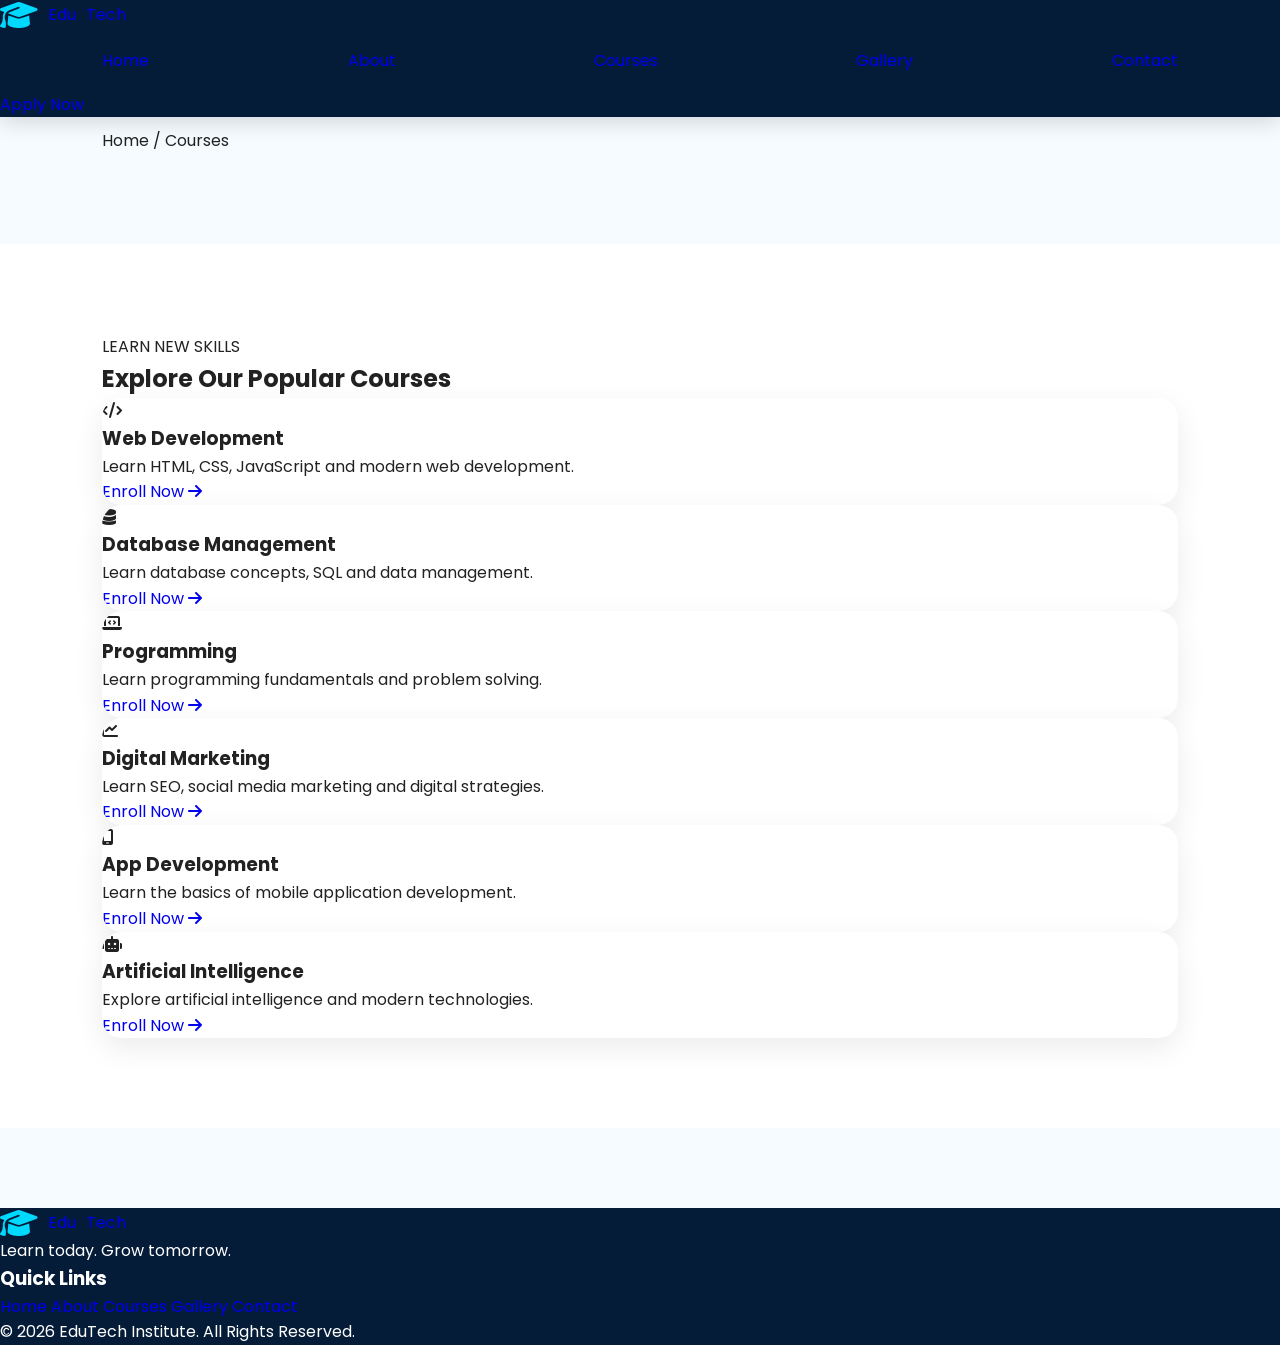
<file: courses.html>
<!DOCTYPE html>
<html lang="en">

<head>

    <meta charset="UTF-8">
    <meta name="viewport" content="width=device-width, initial-scale=1.0">

    <title>EduTech Institute | Courses</title>

    <link rel="stylesheet" href="style.css">

    <link rel="stylesheet"
        href="https://cdnjs.cloudflare.com/ajax/libs/font-awesome/6.5.2/css/all.min.css">

</head>

<body>


    <!-- NAVBAR -->

    <header class="header">

        <a href="index.html" class="logo">
            <i class="fa-solid fa-graduation-cap"></i>
            Edu<span>Tech</span>
        </a>

        <nav class="navbar">

            <a href="index.html">Home</a>
            <a href="about.html">About</a>
            <a href="courses.html" class="active">Courses</a>
            <a href="gallery.html">Gallery</a>
            <a href="contact.html">Contact</a>

        </nav>

        <a href="contact.html" class="nav-btn">Apply Now</a>

    </header>


    <!-- BANNER -->

    <section class="page-banner">

        <h1>Our <span>Courses</span></h1>

        <p>
            Home / Courses
        </p>

    </section>


    <!-- COURSES -->

    <section class="courses section">

        <div class="section-heading">

            <p>LEARN NEW SKILLS</p>

            <h2>
                Explore Our
                <span>Popular Courses</span>
            </h2>

        </div>


        <div class="course-grid">


            <div class="course-card">

                <div class="course-icon">
                    <i class="fa-solid fa-code"></i>
                </div>

                <h3>Web Development</h3>

                <p>
                    Learn HTML, CSS, JavaScript and modern web development.
                </p>

                <a href="contact.html" class="course-link">
                    Enroll Now <i class="fa-solid fa-arrow-right"></i>
                </a>

            </div>


            <div class="course-card">

                <div class="course-icon">
                    <i class="fa-solid fa-database"></i>
                </div>

                <h3>Database Management</h3>

                <p>
                    Learn database concepts, SQL and data management.
                </p>

                <a href="contact.html" class="course-link">
                    Enroll Now <i class="fa-solid fa-arrow-right"></i>
                </a>

            </div>


            <div class="course-card">

                <div class="course-icon">
                    <i class="fa-solid fa-laptop-code"></i>
                </div>

                <h3>Programming</h3>

                <p>
                    Learn programming fundamentals and problem solving.
                </p>

                <a href="contact.html" class="course-link">
                    Enroll Now <i class="fa-solid fa-arrow-right"></i>
                </a>

            </div>


            <div class="course-card">

                <div class="course-icon">
                    <i class="fa-solid fa-chart-line"></i>
                </div>

                <h3>Digital Marketing</h3>

                <p>
                    Learn SEO, social media marketing and digital strategies.
                </p>

                <a href="contact.html" class="course-link">
                    Enroll Now <i class="fa-solid fa-arrow-right"></i>
                </a>

            </div>


            <div class="course-card">

                <div class="course-icon">
                    <i class="fa-solid fa-mobile-screen"></i>
                </div>

                <h3>App Development</h3>

                <p>
                    Learn the basics of mobile application development.
                </p>

                <a href="contact.html" class="course-link">
                    Enroll Now <i class="fa-solid fa-arrow-right"></i>
                </a>

            </div>


            <div class="course-card">

                <div class="course-icon">
                    <i class="fa-solid fa-robot"></i>
                </div>

                <h3>Artificial Intelligence</h3>

                <p>
                    Explore artificial intelligence and modern technologies.
                </p>

                <a href="contact.html" class="course-link">
                    Enroll Now <i class="fa-solid fa-arrow-right"></i>
                </a>

            </div>

        </div>

    </section>


    <!-- FOOTER -->

    <footer class="footer">

        <div class="footer-content">

            <div class="footer-box">

                <a href="index.html" class="logo">
                    <i class="fa-solid fa-graduation-cap"></i>
                    Edu<span>Tech</span>
                </a>

                <p>
                    Learn today. Grow tomorrow.
                </p>

            </div>


            <div class="footer-box">

                <h3>Quick Links</h3>

                <a href="index.html">Home</a>
                <a href="about.html">About</a>
                <a href="courses.html">Courses</a>
                <a href="gallery.html">Gallery</a>
                <a href="contact.html">Contact</a>

            </div>

        </div>


        <div class="copyright">

            <p>
                © 2026 EduTech Institute. All Rights Reserved.
            </p>

        </div>

    </footer>

</body>

</html>
</file>
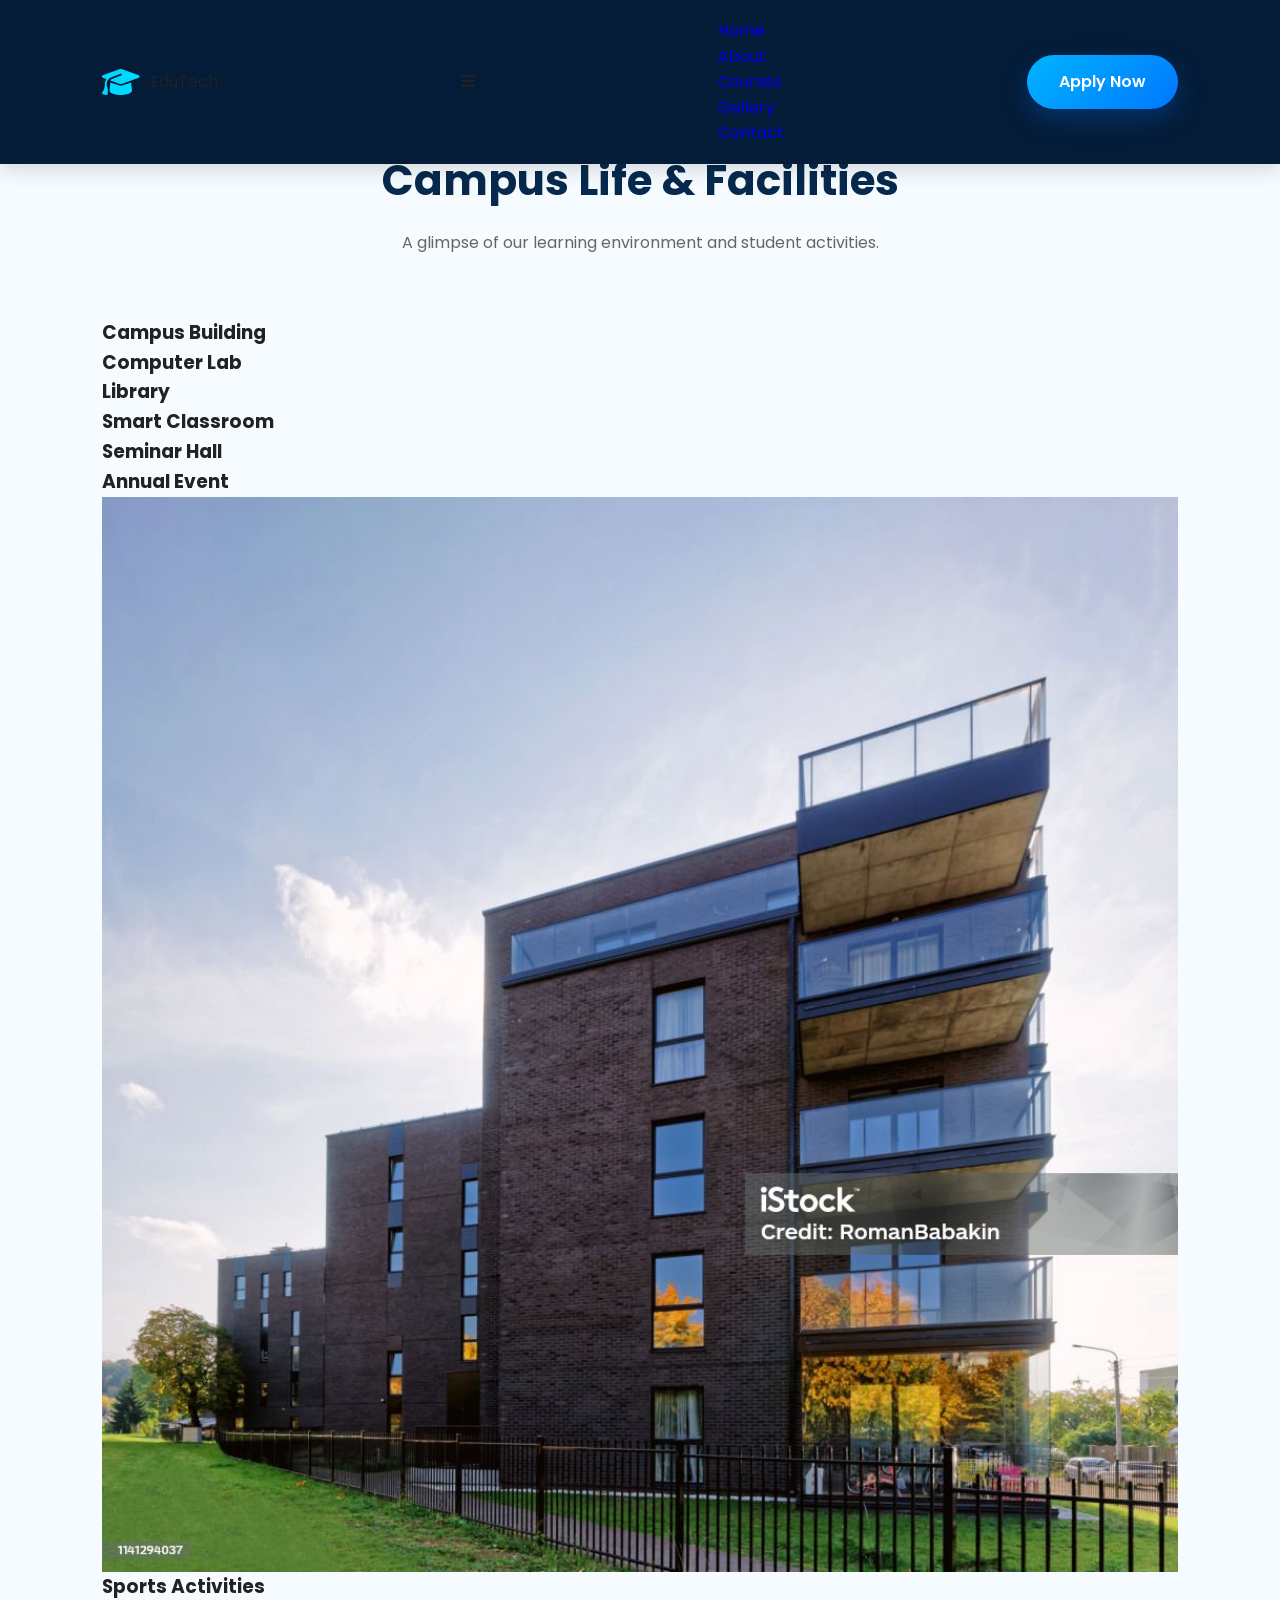
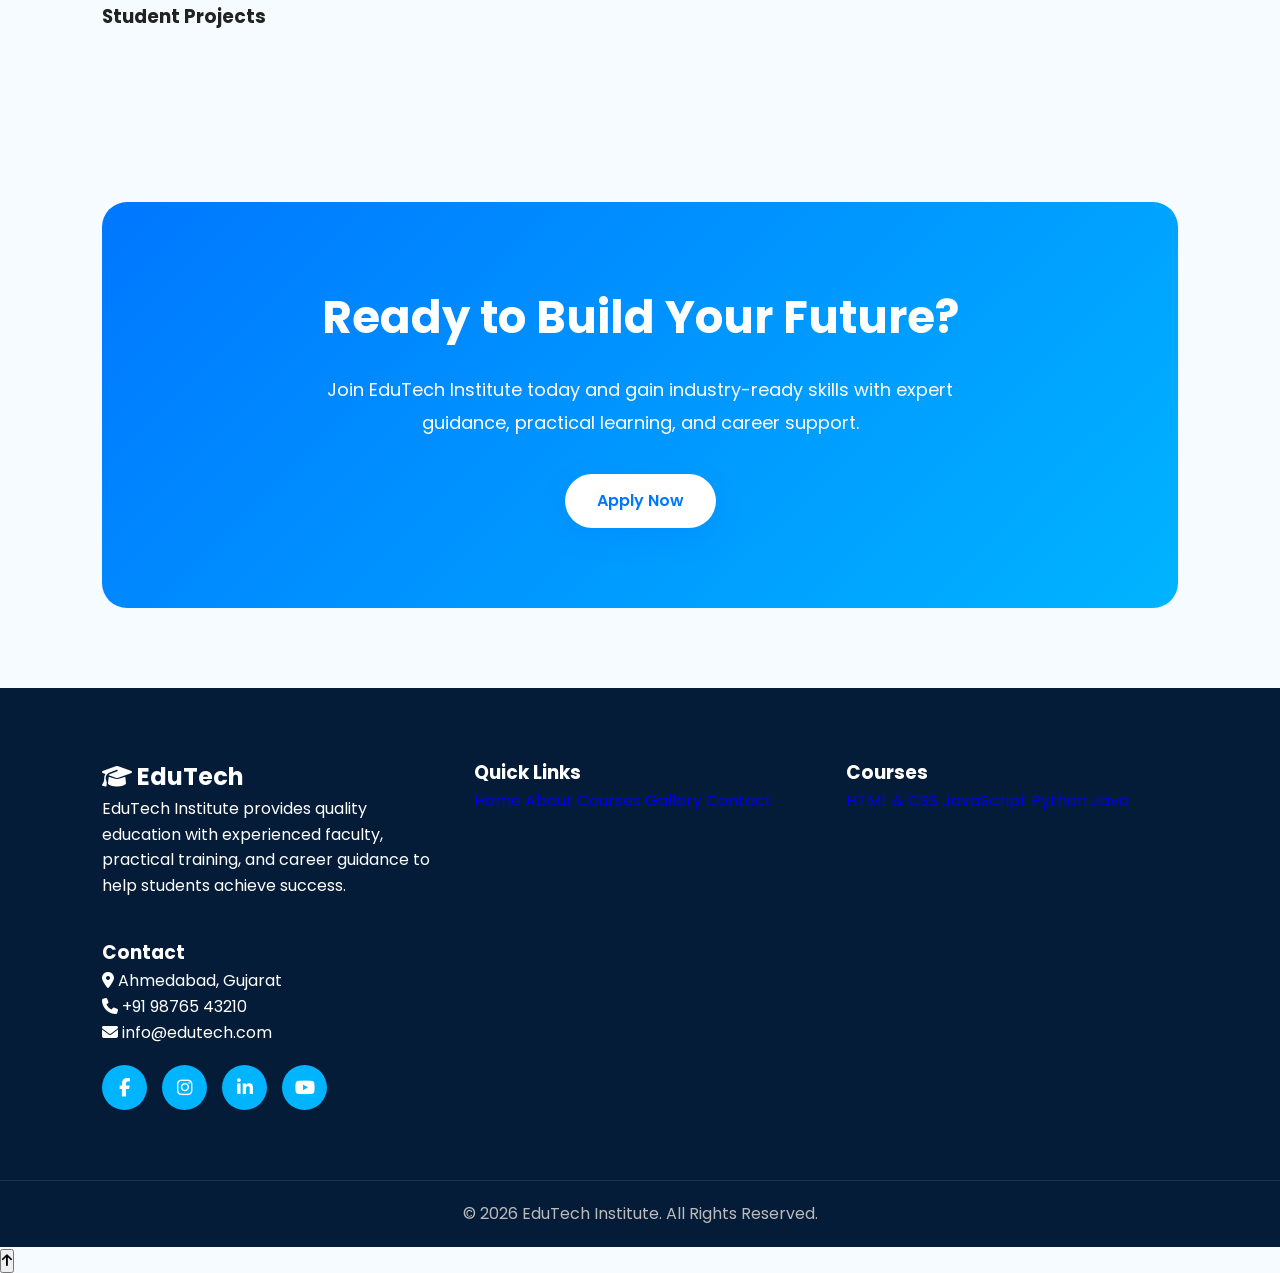
<file: gallery.html>
<!DOCTYPE html>
<html lang="en">

<head>

    <meta charset="UTF-8">

    <meta name="viewport" content="width=device-width, initial-scale=1.0">

    <title>About | EduTech Institute</title>

	<link rel="icon" href="images/logo.png">

    <link rel="stylesheet" href="style.css">

    <link href="https://fonts.googleapis.com/css2?family=Poppins:wght@300;400;500;600;700&display=swap" rel="stylesheet">

    <link rel="stylesheet"
        href="https://cdnjs.cloudflare.com/ajax/libs/font-awesome/6.6.0/css/all.min.css">

</head>

<body>
<!--================ PRELOADER =================-->

<div id="preloader">

    <div class="loader"></div>

</div>

<!--================ NAVBAR ================-->

<header>

    <nav class="navbar">

    <div class="logo">
        <i class="fa-solid fa-graduation-cap"></i>
        EduTech
    </div>

    <div class="menu-toggle" id="menu-toggle">
        <i class="fa-solid fa-bars"></i>
    </div>

    <ul class="nav-links" id="nav-links">

            <li><a href="index.html">Home</a></li>

            <li><a class="active" href="about.html">About</a></li>

            <li><a href="courses.html">Courses</a></li>

            <li><a href="gallery.html">Gallery</a></li>

            <li><a href="contact.html">Contact</a></li>

        </ul>

        <a href="contact.html" class="btn">Apply Now</a>

    </nav>

</header>
<!--================ GALLERY =================-->

<section class="gallery-page">

    <div class="section-title">

        <span>Our Campus</span>

        <h2>Campus Life & Facilities</h2>

        <p>
            A glimpse of our learning environment and student activities.
        </p>

    </div>

    <div class="gallery-grid">

        <div class="gallery-card">
      
            <div class="gallery-overlay">
                <h3>Campus Building</h3>
            </div>
        </div>

        <div class="gallery-card">
          
            <div class="gallery-overlay">
                <h3>Computer Lab</h3>
            </div>
        </div>

        <div class="gallery-card">
            
            <div class="gallery-overlay">
                <h3>Library</h3>
            </div>
        </div>

        <div class="gallery-card">
            
            <div class="gallery-overlay">
                <h3>Smart Classroom</h3>
            </div>
        </div>

        <div class="gallery-card">
          
            <div class="gallery-overlay">
                <h3>Seminar Hall</h3>
            </div>
        </div>

        <div class="gallery-card">
            
            <div class="gallery-overlay">
                <h3>Annual Event</h3>
            </div>
        </div>

        <div class="gallery-card">
            <img src="hero.jpg" alt="Sports">
            <div class="gallery-overlay">
                <h3>Sports Activities</h3>
            </div>
        </div>

        <div class="gallery-card">
          
            <div class="gallery-overlay">
                <h3>Student Projects</h3>
            </div>
        </div>

    </div>

</section>
<!-- ================= CALL TO ACTION ================= -->

<section class="cta fade-up">
		
	
    <div class="cta-content">

        <h2>Ready to Build Your Future?</h2>

        <p>
            Join EduTech Institute today and gain industry-ready skills with expert guidance,
            practical learning, and career support.
        </p>

        <a href="contact.html" class="btn">Apply Now</a>

    </div>

</section>
<!-- ================= FOOTER ================= -->

<footer>

    <div class="footer-container">

        <div class="footer-box">

            <h2><i class="fa-solid fa-graduation-cap"></i> EduTech</h2>

            <p>
                EduTech Institute provides quality education with experienced faculty,
                practical training, and career guidance to help students achieve success.
            </p>

        </div>

        <div class="footer-box">

            <h3>Quick Links</h3>

            <a href="index.html">Home</a>
            <a href="about.html">About</a>
            <a href="courses.html">Courses</a>
            <a href="gallery.html">Gallery</a>
            <a href="contact.html">Contact</a>

        </div>

        <div class="footer-box">

            <h3>Courses</h3>

            <a href="#">HTML & CSS</a>
            <a href="#">JavaScript</a>
            <a href="#">Python</a>
            <a href="#">Java</a>

        </div>

        <div class="footer-box">

            <h3>Contact</h3>

            <p><i class="fa-solid fa-location-dot"></i> Ahmedabad, Gujarat</p>

            <p><i class="fa-solid fa-phone"></i> +91 98765 43210</p>

            <p><i class="fa-solid fa-envelope"></i> info@edutech.com</p>

            <div class="social-icons">

                <a href="#"><i class="fab fa-facebook-f"></i></a>

                <a href="#"><i class="fab fa-instagram"></i></a>

                <a href="#"><i class="fab fa-linkedin-in"></i></a>

                <a href="#"><i class="fab fa-youtube"></i></a>

            </div>

        </div>

    </div>

    <div class="footer-bottom">

        <p>

© <span id="year"></span> EduTech Institute. All Rights Reserved.

</p>

    </div>

</footer>
<button id="topBtn" title="Go to Top">
    <i class="fa-solid fa-arrow-up"></i>
</button>

<script src="script.js"></script>
</body>

</html>
</file>
<file: style.css>
/*==========================
   GOOGLE FONT
==========================*/
@import url('https://fonts.googleapis.com/css2?family=Poppins:wght@300;400;500;600;700;800&display=swap');

/*==========================
   RESET
==========================*/
*{
    margin:0;
    padding:0;
    box-sizing:border-box;
    scroll-behavior:smooth;
    font-family:'Poppins',sans-serif;
}

body{
    background:#f5fbff;
    color:#222;
    overflow-x:hidden;
    line-height:1.6;
}

img{
    width:100%;
    display:block;
}

a{
    text-decoration:none;
}

ul{
    list-style:none;
}

section{
    padding:90px 8%;
}

/*==========================
   BUTTONS
==========================*/

.btn{
    display:inline-block;
    background:linear-gradient(135deg,#00b4ff,#0077ff);
    color:#fff;
    padding:14px 32px;
    border-radius:40px;
    font-weight:600;
    transition:.3s;
    box-shadow:0 10px 25px rgba(0,119,255,.25);
}

.btn:hover{
    transform:translateY(-4px);
    background:linear-gradient(135deg,#009dff,#005de0);
}

.btn-outline{
    display:inline-block;
    padding:14px 32px;
    border:2px solid #00b4ff;
    color:#0077ff;
    border-radius:40px;
    font-weight:600;
    margin-left:15px;
    transition:.3s;
}

.btn-outline:hover{
    background:#00b4ff;
    color:#fff;
}

/*==========================
   HEADER
==========================*/

header{
    position:fixed;
    width:100%;
    top:0;
    left:0;
    z-index:999;
    background:#041c38;
    box-shadow:0 5px 20px rgba(0,0,0,.15);
}

.navbar{
    max-width:1300px;
    margin:auto;
    display:flex;
    justify-content:space-between;
    align-items:center;
    padding:18px 8%;
}

.logo{
    display:flex;
    align-items:center;
    gap:10px;
}

.logo i{
    color:#00d9ff;
    font-size:30px;
}

.logo h2{
    color:#fff;
    font-size:28px;
    font-weight:700;
}

.nav-menu{
    display:flex;
    gap:35px;
}

.nav-menu a{
    color:#fff;
    font-weight:500;
    transition:.3s;
    position:relative;
}

.nav-menu a:hover,
.nav-menu .active{
    color:#00d9ff;
}

.nav-menu a::after{
    content:'';
    position:absolute;
    left:0;
    bottom:-6px;
    width:0%;
    height:2px;
    background:#00d9ff;
    transition:.3s;
}

.nav-menu a:hover::after,
.nav-menu .active::after{
    width:100%;
}

/*==========================
   HERO
==========================*/

.hero{
    min-height:100vh;
    display:flex;
    justify-content:space-between;
    align-items:center;
    gap:60px;
    padding-top:130px;
    background:linear-gradient(135deg,#eef8ff,#d7f4ff);
}

.hero-content{
    flex:1;
}

.tagline{
    display:inline-block;
    background:#dff6ff;
    color:#0077ff;
    padding:8px 18px;
    border-radius:30px;
    font-size:14px;
    font-weight:600;
    margin-bottom:20px;
}

.hero-content h1{
    font-size:60px;
    color:#06294d;
    line-height:1.2;
    margin-bottom:20px;
}

.hero-content h1 span{
    color:#00b4ff;
}

.hero-content p{
    color:#555;
    font-size:18px;
    margin-bottom:35px;
    max-width:600px;
}

.hero-btns{
    display:flex;
    align-items:center;
}

.hero-image{
    flex:1;
    text-align:center;
}

.hero-image img{
    width:100%;
    max-width:550px;
    border-radius:25px;
    box-shadow:0 25px 50px rgba(0,0,0,.18);
}
/*==========================
   SECTION TITLE
==========================*/

.section-title{
    text-align:center;
    margin-bottom:60px;
}

.section-title span{
    display:inline-block;
    color:#00b4ff;
    background:#dff6ff;
    padding:8px 20px;
    border-radius:30px;
    font-weight:600;
    margin-bottom:15px;
}

.section-title h2{
    font-size:42px;
    color:#06294d;
    margin-bottom:15px;
}

.section-title p{
    max-width:700px;
    margin:auto;
    color:#666;
    line-height:1.8;
}



/*==========================
   ABOUT
==========================*/

.about{
    display:flex;
    align-items:center;
    justify-content:space-between;
    gap:60px;
}

.about-image{
    flex:1;
}

.about-image img{
    width:100%;
    border-radius:20px;
    box-shadow:0 20px 45px rgba(0,0,0,.15);
}

.about-content{
    flex:1;
}

.section-tag{
    display:inline-block;
    padding:8px 20px;
    border-radius:30px;
    background:#dff6ff;
    color:#00b4ff;
    font-weight:600;
    margin-bottom:18px;
}

.about-content h2{
    font-size:42px;
    color:#06294d;
    margin-bottom:20px;
}

.about-content p{
    color:#666;
    line-height:1.9;
    margin-bottom:25px;
}

.about-list{
    display:grid;
    grid-template-columns:repeat(2,1fr);
    gap:18px;
    margin-bottom:30px;
}

.about-list div{
    display:flex;
    align-items:center;
    gap:12px;
    font-weight:600;
}

.about-list i{
    color:#00b4ff;
    font-size:20px;
}



/*==========================
   FEATURES
==========================*/

.features{
    background:#eef8ff;
}

.feature-container{
    display:grid;
    grid-template-columns:repeat(auto-fit,minmax(250px,1fr));
    gap:30px;
}

.feature-card{
    background:#fff;
    border-radius:20px;
    padding:35px 30px;
    text-align:center;
    transition:.35s;
    box-shadow:0 12px 30px rgba(0,0,0,.08);
}

.feature-card:hover{
    transform:translateY(-10px);
}

.feature-card i{
    width:80px;
    height:80px;
    background:linear-gradient(135deg,#00b4ff,#0077ff);
    color:#fff;
    border-radius:50%;
    display:flex;
    justify-content:center;
    align-items:center;
    font-size:32px;
    margin:auto;
    margin-bottom:25px;
}

.feature-card h3{
    color:#06294d;
    margin-bottom:15px;
    font-size:24px;
}

.feature-card p{
    color:#666;
    line-height:1.8;
}



/*==========================
   INFO STRIP
==========================*/

.info-strip{
    display:grid;
    grid-template-columns:repeat(4,1fr);
    gap:25px;
    margin-top:-40px;
    padding:0 8% 80px;
}

.info-box{
    background:#fff;
    text-align:center;
    padding:35px 20px;
    border-radius:18px;
    box-shadow:0 10px 25px rgba(0,0,0,.08);
}

.info-box i{
    font-size:38px;
    color:#00b4ff;
    margin-bottom:15px;
}

.info-box h3{
    font-size:34px;
    color:#06294d;
    margin-bottom:8px;
}

.info-box p{
    color:#666;
}



/*==========================
   COUNTER
==========================*/

.counter{
    display:grid;
    grid-template-columns:repeat(4,1fr);
    gap:25px;
    background:linear-gradient(135deg,#0077ff,#00b4ff);
    border-radius:25px;
    margin:80px 8%;
    padding:60px 40px;
}

.counter-box{
    text-align:center;
    color:#fff;
}

.counter-box h2{
    font-size:48px;
    margin-bottom:10px;
}

.counter-box p{
    font-size:18px;
    font-weight:500;
}
/*==========================
        COURSES
==========================*/

.courses{
    background:#ffffff;
}

.course-container{
    display:grid;
    grid-template-columns:repeat(auto-fit,minmax(320px,1fr));
    gap:35px;
}

.course-card{
    background:#fff;
    border-radius:20px;
    overflow:hidden;
    box-shadow:0 10px 30px rgba(0,0,0,.08);
    transition:.4s;
}

.course-card:hover{
    transform:translateY(-10px);
    box-shadow:0 20px 40px rgba(0,0,0,.15);
}

.course-card img{
    width:100%;
    height:240px;
    object-fit:cover;
}

.course-content{
    padding:30px;
}

.course-content h3{
    color:#06294d;
    font-size:28px;
    margin-bottom:15px;
}

.course-content p{
    color:#666;
    line-height:1.8;
    margin-bottom:25px;
}

.course-btn{
    display:inline-block;
    color:#0077ff;
    font-weight:600;
    transition:.3s;
}

.course-btn:hover{
    color:#00b4ff;
}



/*==========================
        GALLERY
==========================*/

.gallery{
    background:#eef8ff;
}

.gallery-container{
    display:grid;
    grid-template-columns:repeat(auto-fit,minmax(280px,1fr));
    gap:25px;
}

.gallery-item{
    overflow:hidden;
    border-radius:20px;
    box-shadow:0 10px 25px rgba(0,0,0,.10);
}

.gallery-item img{
    width:100%;
    height:260px;
    object-fit:cover;
    transition:.5s;
}

.gallery-item:hover img{
    transform:scale(1.08);
}



/*==========================
      TESTIMONIAL
==========================*/

.testimonial{
    background:#ffffff;
}

.testimonial-container{
    display:grid;
    grid-template-columns:repeat(auto-fit,minmax(320px,1fr));
    gap:30px;
}

.testimonial-card{
    background:#fff;
    padding:35px;
    border-radius:20px;
    text-align:center;
    box-shadow:0 10px 30px rgba(0,0,0,.08);
    transition:.3s;
}

.testimonial-card:hover{
    transform:translateY(-10px);
}

.testimonial-card p{
    color:#666;
    line-height:1.8;
    margin-bottom:25px;
    font-style:italic;
}

.testimonial-card h3{
    color:#06294d;
    margin-bottom:5px;
}

.testimonial-card span{
    color:#00b4ff;
    font-weight:600;
}



/*==========================
      CALL TO ACTION
==========================*/

.cta{
    background:linear-gradient(135deg,#0077ff,#00b4ff);
    color:#fff;
    text-align:center;
    border-radius:25px;
    margin:80px 8%;
    padding:80px 40px;
}

.cta-content h2{
    font-size:45px;
    margin-bottom:20px;
}

.cta-content p{
    max-width:700px;
    margin:0 auto 35px;
    line-height:1.8;
    font-size:18px;
}

.cta .btn{
    background:#fff;
    color:#0077ff;
}

.cta .btn:hover{
    background:#06294d;
    color:#fff;
}
/*==========================
        CONTACT PAGE
==========================*/

.contact-section{
    padding:90px 8%;
    background:#f8fcff;
}

.contact-container{
    display:grid;
    grid-template-columns:1fr 1fr;
    gap:50px;
    align-items:flex-start;
}

.contact-details{
    background:#fff;
    padding:40px;
    border-radius:20px;
    box-shadow:0 10px 30px rgba(0,0,0,.08);
}

.contact-details h2{
    color:#06294d;
    margin-bottom:20px;
    font-size:36px;
}

.contact-details p{
    color:#666;
    line-height:1.8;
    margin-bottom:20px;
}

.contact-details .info-box{
    display:flex;
    align-items:flex-start;
    gap:20px;
    margin-bottom:25px;
    background:none;
    box-shadow:none;
    padding:0;
    text-align:left;
}

.contact-details .info-box i{
    font-size:24px;
    color:#00b4ff;
    margin-top:5px;
}

.contact-details .info-box h3{
    color:#06294d;
    margin-bottom:5px;
}

/*==========================
      CONTACT FORM
==========================*/

.contact-form{
    background:#fff;
    padding:40px;
    border-radius:20px;
    box-shadow:0 10px 30px rgba(0,0,0,.08);
}

.contact-form h2{
    color:#06294d;
    margin-bottom:25px;
    font-size:36px;
}

.contact-form input,
.contact-form select,
.contact-form textarea{
    width:100%;
    padding:15px 18px;
    margin-bottom:20px;
    border:1px solid #ddd;
    border-radius:10px;
    outline:none;
    font-size:16px;
    transition:.3s;
}

.contact-form input:focus,
.contact-form select:focus,
.contact-form textarea:focus{
    border-color:#00b4ff;
}

.contact-form textarea{
    resize:none;
}

.contact-form button{
    border:none;
    cursor:pointer;
}

/*==========================
        MAP
==========================*/

.map-section{
    padding:90px 8%;
}

.map-container{
    overflow:hidden;
    border-radius:20px;
    box-shadow:0 10px 30px rgba(0,0,0,.08);
}

/*==========================
        FOOTER
==========================*/

footer{
    background:#041c38;
    color:#fff;
    margin-top:80px;
}

.footer-container{
    display:grid;
    grid-template-columns:repeat(auto-fit,minmax(250px,1fr));
    gap:40px;
    padding:70px 8%;
}

.footer-col h2,
.footer-col h3{
    margin-bottom:20px;
}

.footer-col p{
    color:#d6d6d6;
    line-height:1.8;
    margin-bottom:12px;
}

.footer-col a{
    display:block;
    color:#d6d6d6;
    margin-bottom:12px;
    transition:.3s;
}

.footer-col a:hover{
    color:#00d9ff;
    padding-left:8px;
}

.social-icons{
    display:flex;
    gap:15px;
    margin-top:20px;
}

.social-icons a{
    width:45px;
    height:45px;
    border-radius:50%;
    background:#00b4ff;
    color:#fff;
    display:flex;
    justify-content:center;
    align-items:center;
    font-size:18px;
    transition:.3s;
}

.social-icons a:hover{
    background:#0077ff;
    transform:translateY(-5px);
}

.footer-bottom{
    text-align:center;
    padding:20px;
    border-top:1px solid rgba(255,255,255,.1);
    color:#bbb;
}

/*==========================
      RESPONSIVE
==========================*/

@media(max-width:992px){

.hero,
.about,
.contact-container{
    grid-template-columns:1fr;
    display:grid;
}

.hero{
    text-align:center;
}

.hero-btns{
    justify-content:center;
}

.info-strip,
.counter{
    grid-template-columns:repeat(2,1fr);
}

.navbar{
    flex-direction:column;
    gap:20px;
}

.nav-menu{
    gap:20px;
}

}

@media(max-width:768px){

.hero-content h1{
    font-size:42px;
}

.section-title h2,
.about-content h2,
.cta-content h2{
    font-size:32px;
}

.about-list{
    grid-template-columns:1fr;
}

.course-container,
.gallery-container,
.feature-container,
.testimonial-container{
    grid-template-columns:1fr;
}

.info-strip,
.counter{
    grid-template-columns:1fr;
}

.footer-container{
    grid-template-columns:1fr;
    text-align:center;
}

.social-icons{
    justify-content:center;
}

.nav-menu{
    flex-direction:column;
    text-align:center;
}

}
</file>
